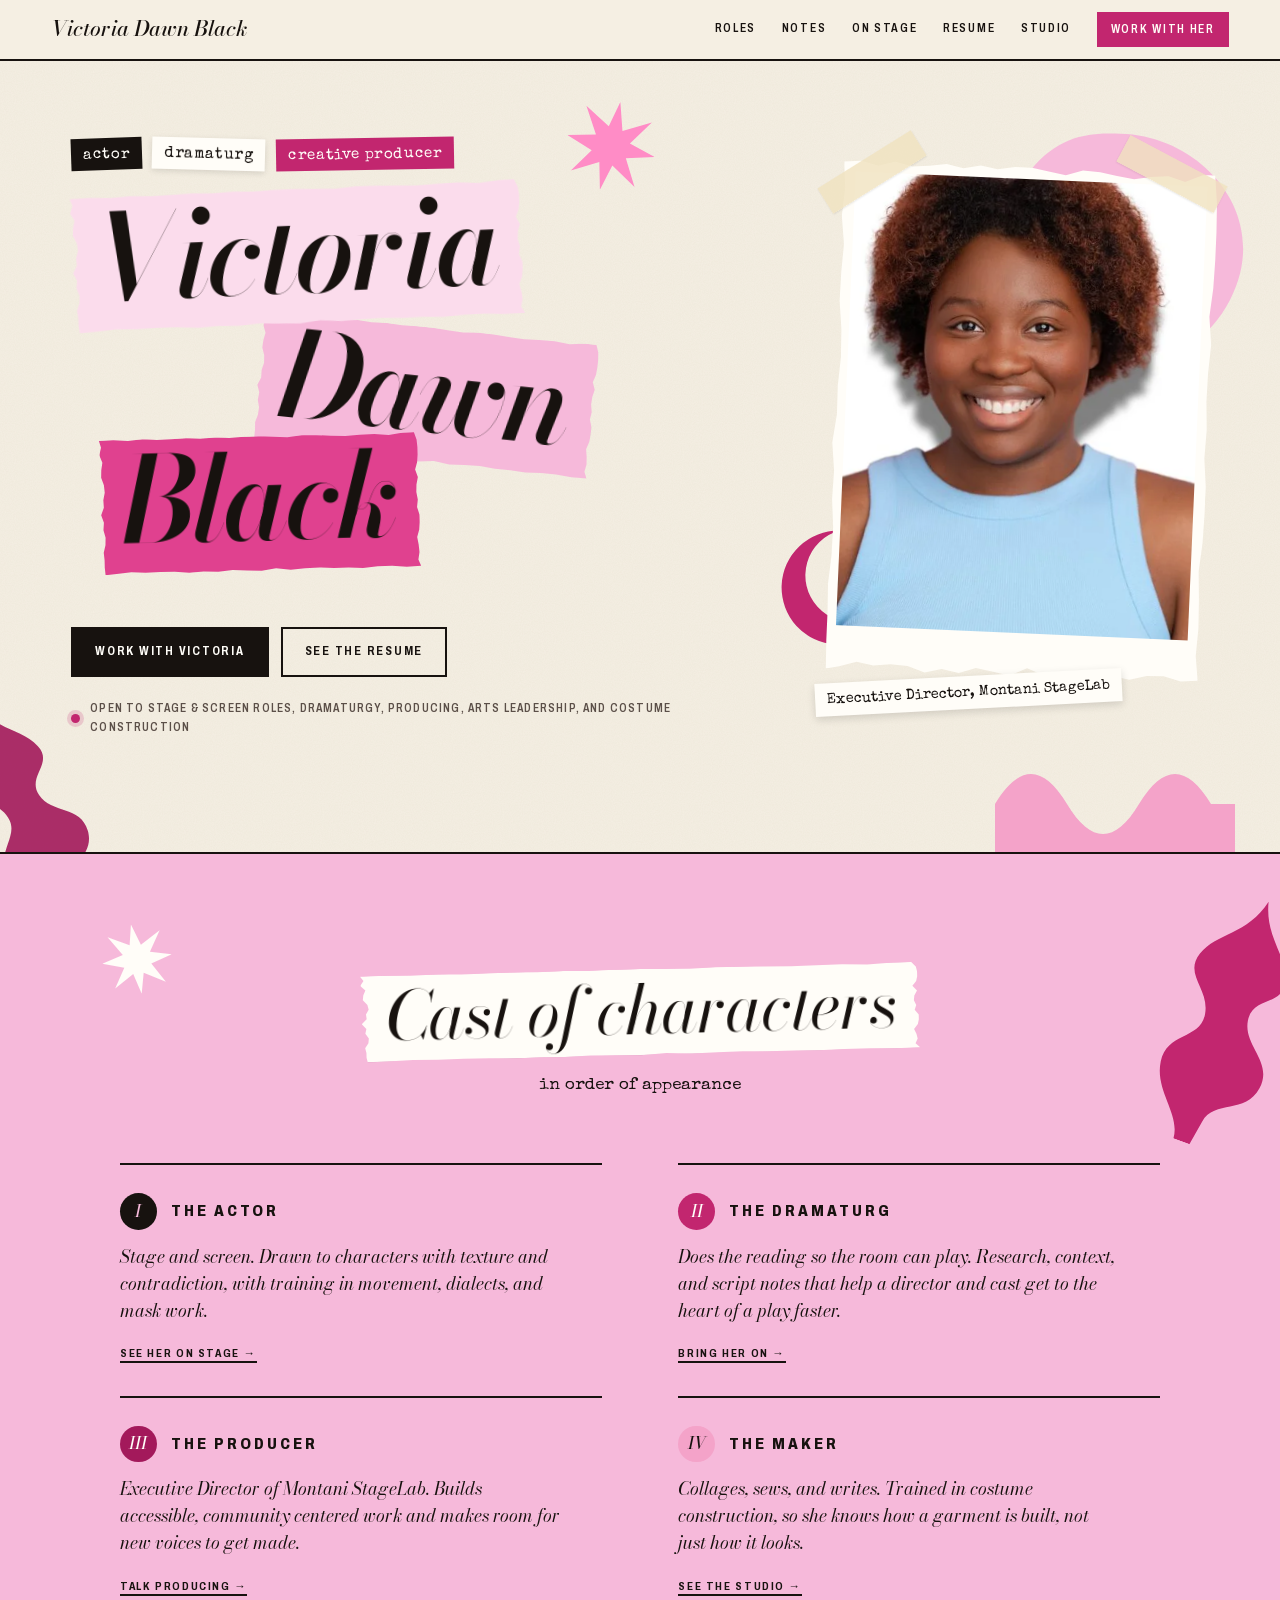
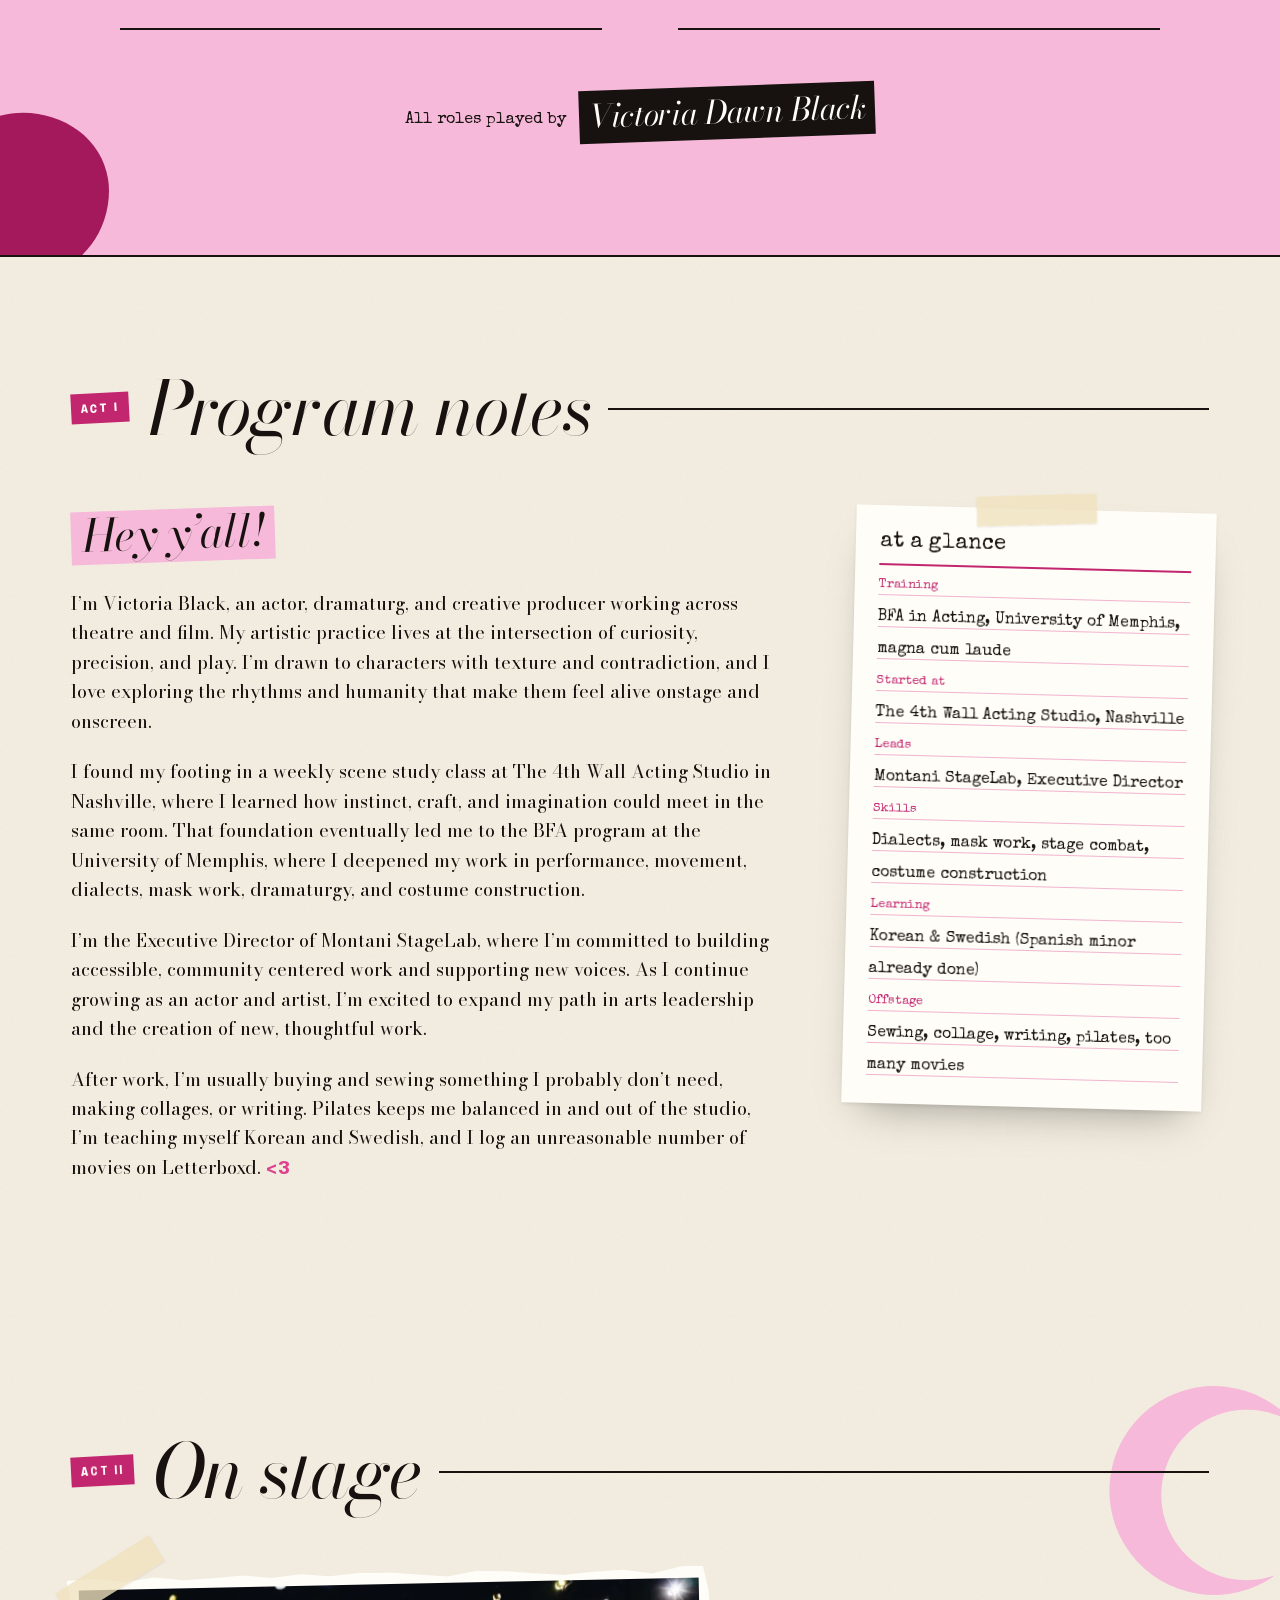
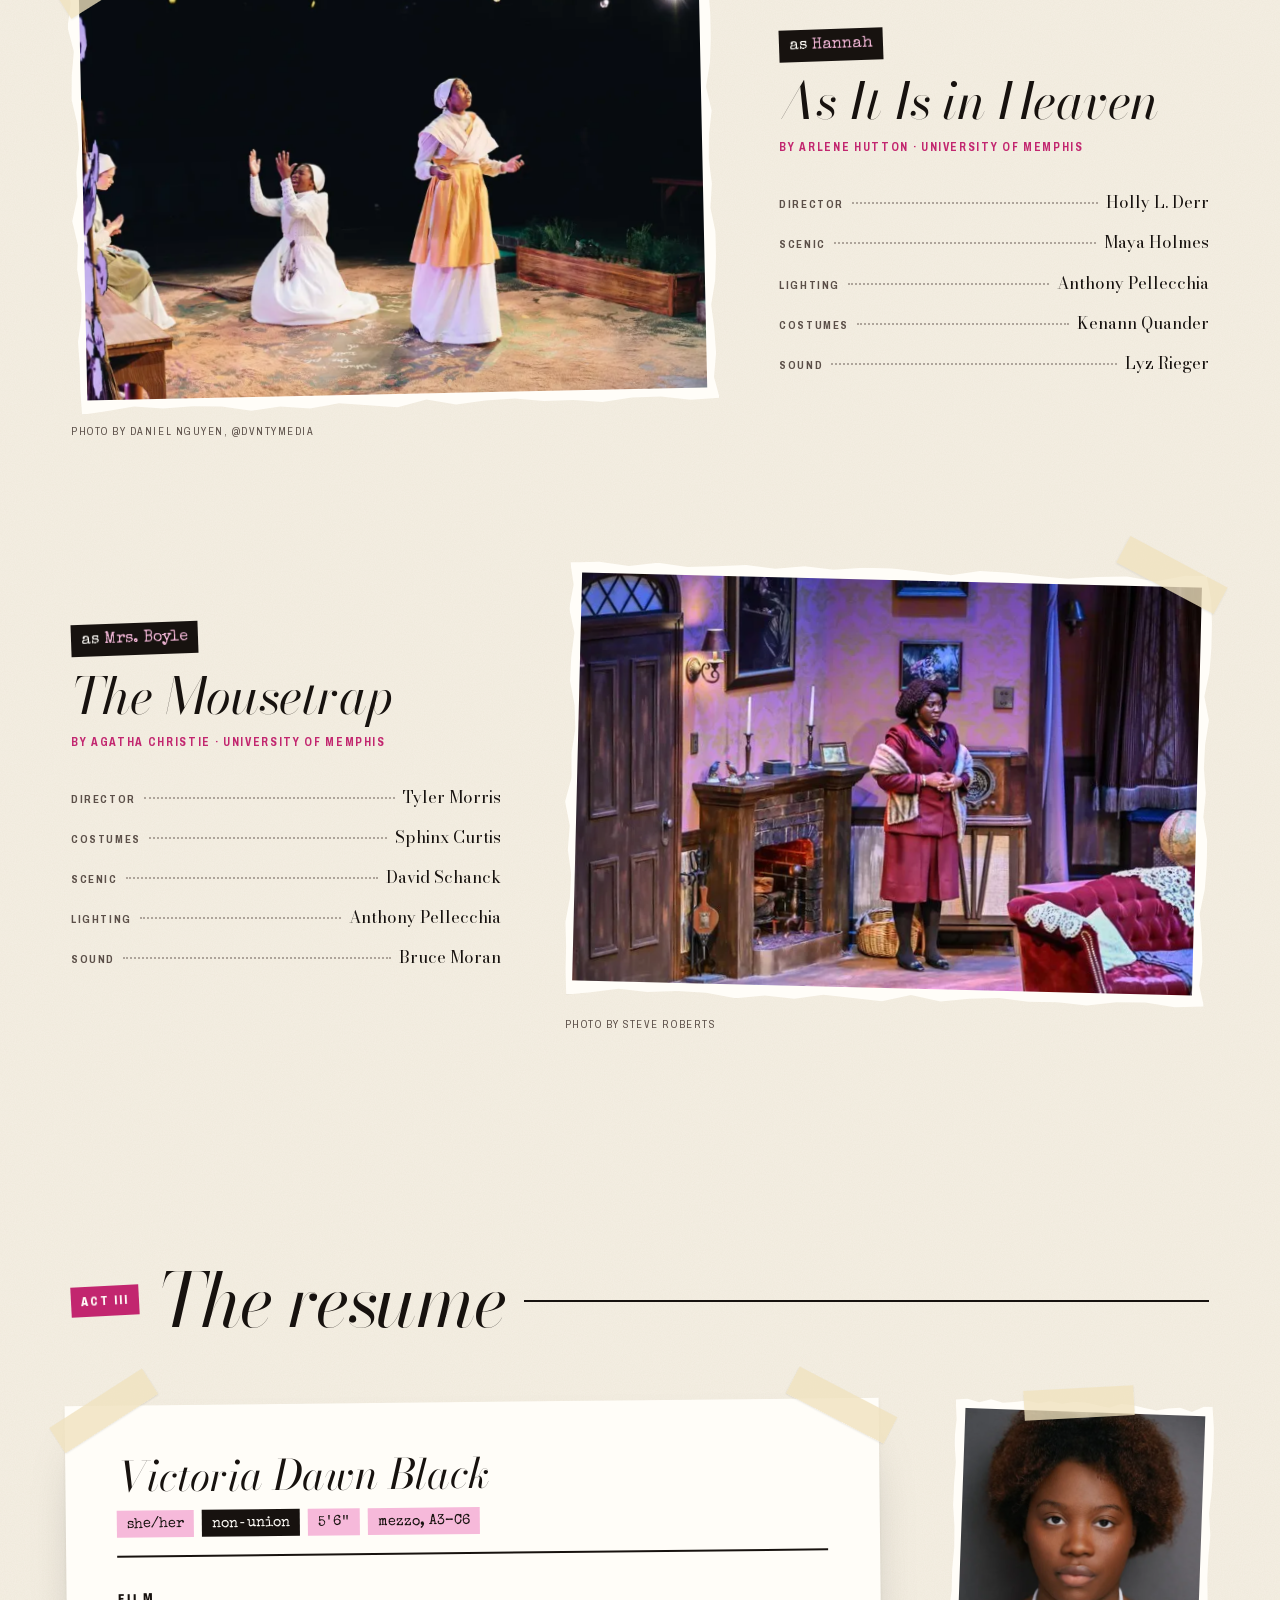
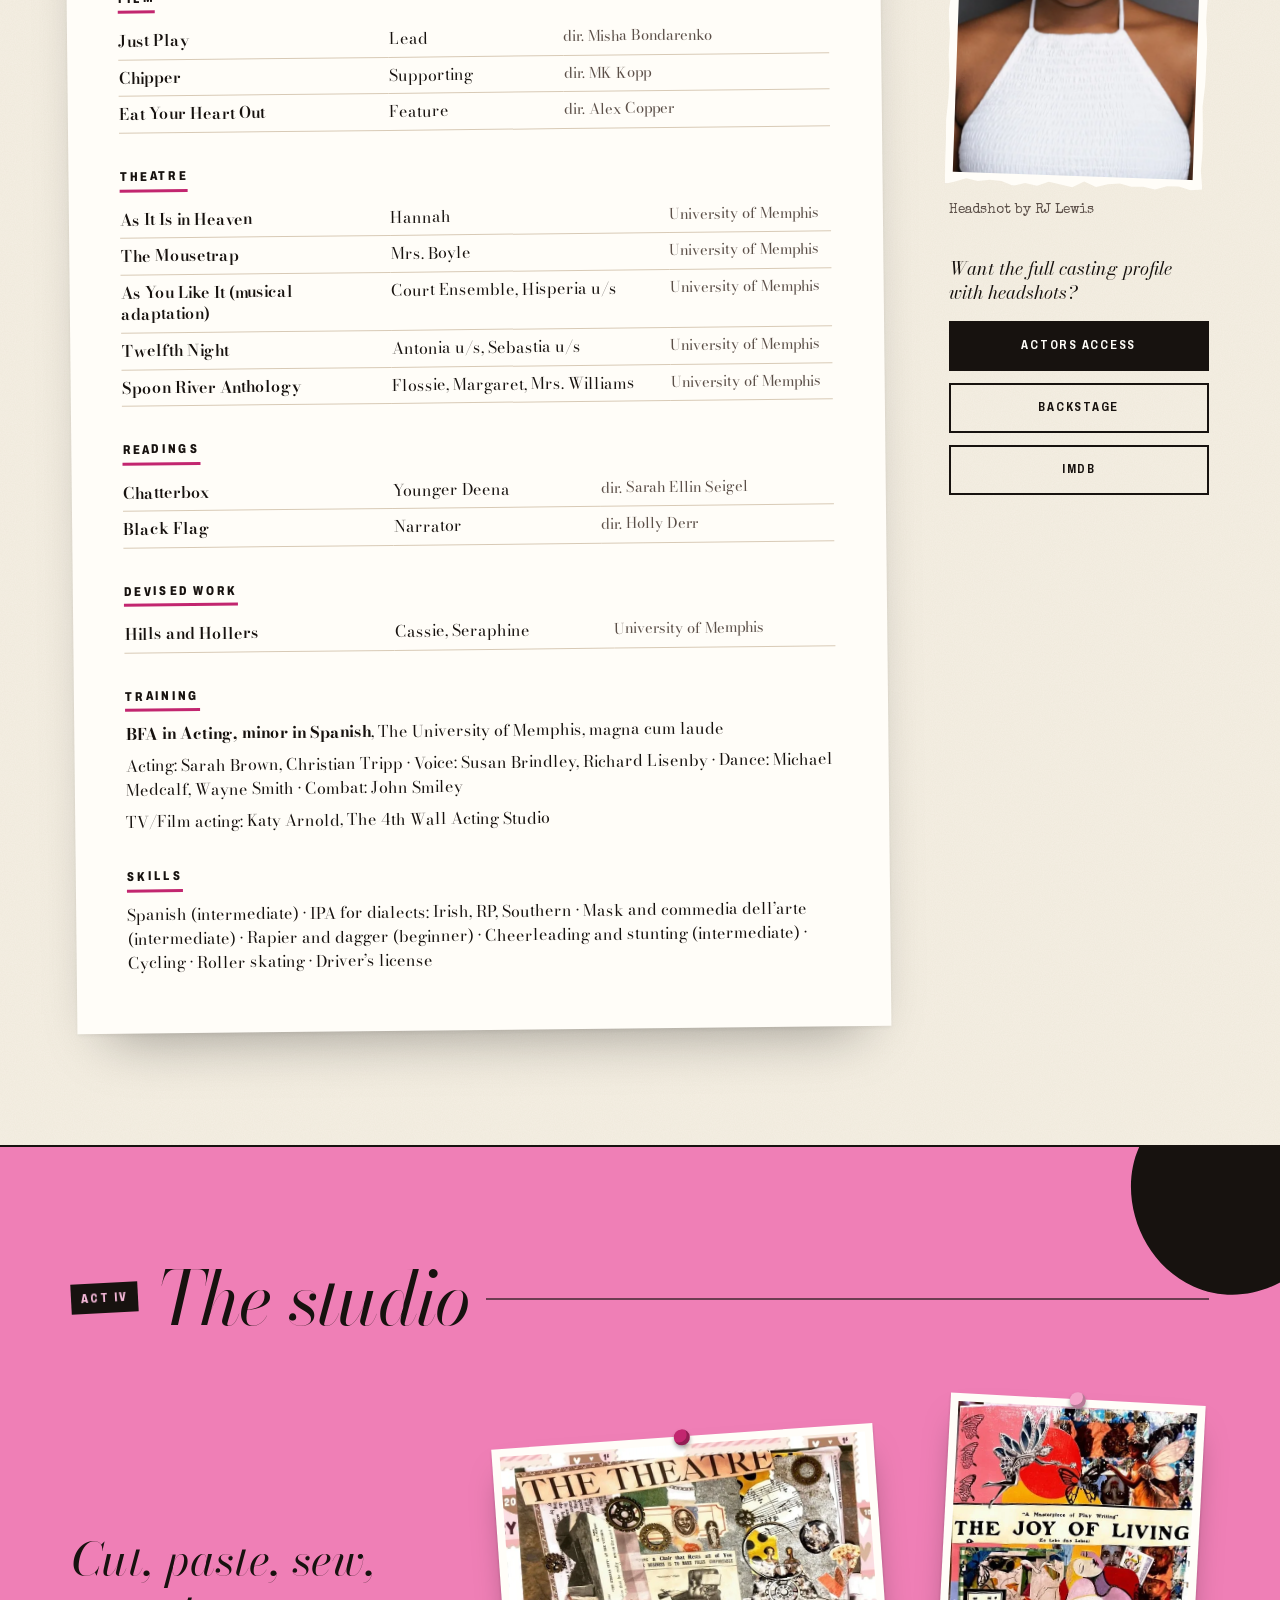
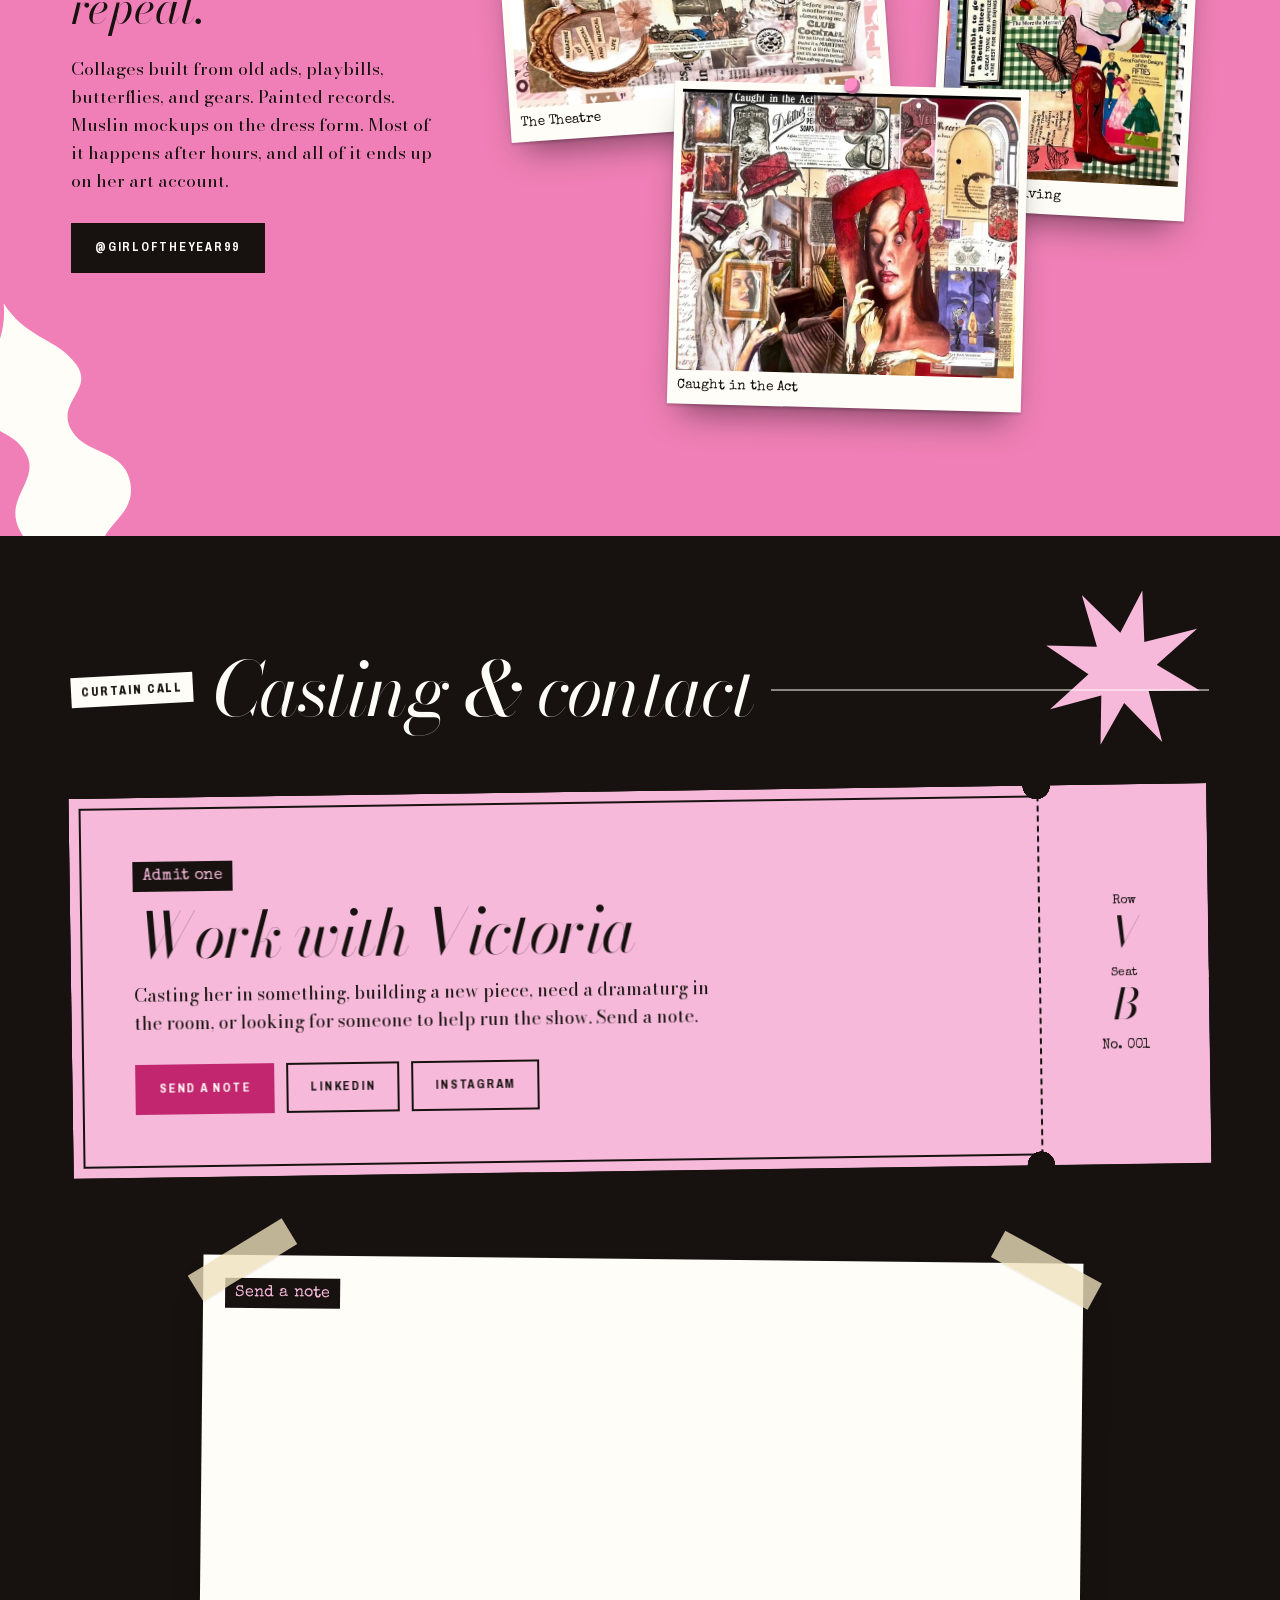
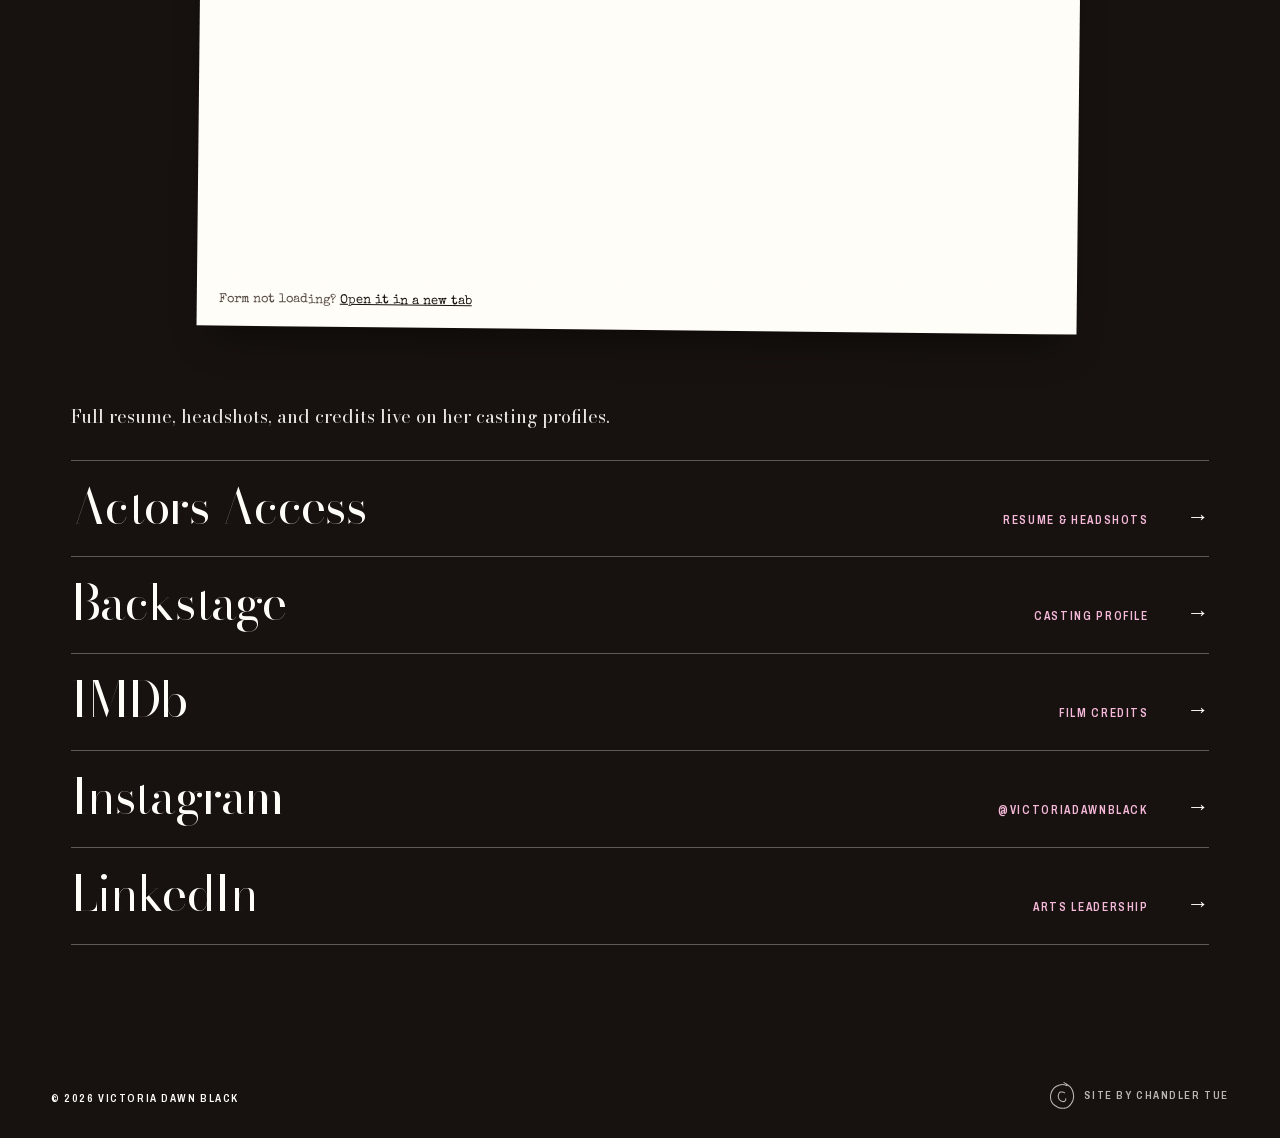
<file: index.html>
<!doctype html>
<html lang="en">
<head>
  <meta charset="utf-8">
  <meta name="viewport" content="width=device-width, initial-scale=1">
  <title>Victoria Dawn Black · Actor, Dramaturg, Creative Producer</title>
  <meta name="description" content="Victoria Dawn Black (Victoria Black): actor, dramaturg, and creative producer in theatre and film. Collage artist and Executive Director of Montani StageLab.">
  <link rel="canonical" href="https://victoria.tue.lol/">
  <meta name="robots" content="noindex, max-image-preview:large, max-snippet:-1, max-video-preview:-1">
  <meta name="author" content="Victoria Dawn Black">
  <meta name="theme-color" content="#f6b9da">
  <link rel="preload" href="assets/fonts/bodoni-italic.woff2" as="font" type="font/woff2" crossorigin>
  <link rel="preload" href="assets/fonts/archivo.woff2" as="font" type="font/woff2" crossorigin>
  <link rel="preload" href="assets/img/headshot.webp" as="image" type="image/webp" fetchpriority="high">
  <link rel="stylesheet" href="style.css?v=4.5">

  <meta property="og:type" content="profile">
  <meta property="og:site_name" content="Victoria Dawn Black">
  <meta property="og:locale" content="en_US">
  <meta property="og:title" content="Victoria Dawn Black · Actor, Dramaturg, Creative Producer">
  <meta property="og:description" content="Theatre, film, and a lot of collage. Resume, production photos, and how to work with her.">
  <meta property="og:url" content="https://victoria.tue.lol/">
  <meta property="og:image" content="https://victoria.tue.lol/assets/og.png?v=10">
  <meta property="og:image:type" content="image/png">
  <meta property="og:image:width" content="1200">
  <meta property="og:image:height" content="630">
  <meta property="og:image:alt" content="Victoria Dawn Black's name in cut paper letters next to her headshot">
  <meta property="profile:first_name" content="Victoria">
  <meta property="profile:last_name" content="Black">
  <meta property="profile:gender" content="female">
  <meta name="twitter:card" content="summary_large_image">
  <meta name="twitter:title" content="Victoria Dawn Black · Actor, Dramaturg, Creative Producer">
  <meta name="twitter:description" content="Theatre, film, and a lot of collage. Resume, production photos, and how to work with her.">
  <meta name="twitter:image" content="https://victoria.tue.lol/assets/og.png?v=10">
  <meta name="twitter:image:alt" content="Victoria Dawn Black's name in cut paper letters next to her headshot">

  <link rel="icon" href="assets/favicon.svg" type="image/svg+xml">
  <link rel="apple-touch-icon" href="assets/apple-touch-icon.png">

  <!-- who she is, for google -->
  <script type="application/ld+json">
  {
    "@context": "https://schema.org",
    "@graph": [
      {
        "@type": "WebSite",
        "@id": "https://victoria.tue.lol/#website",
        "url": "https://victoria.tue.lol/",
        "name": "Victoria Dawn Black",
        "alternateName": ["Victoria Black", "Victoria D. Black"],
        "inLanguage": "en-US",
        "publisher": { "@id": "https://victoria.tue.lol/#person" }
      },
      {
        "@type": "ProfilePage",
        "@id": "https://victoria.tue.lol/#profile",
        "url": "https://victoria.tue.lol/",
        "name": "Victoria Dawn Black · Actor, Dramaturg, Creative Producer",
        "isPartOf": { "@id": "https://victoria.tue.lol/#website" },
        "mainEntity": { "@id": "https://victoria.tue.lol/#person" },
        "primaryImageOfPage": { "@id": "https://victoria.tue.lol/#headshot" },
        "dateModified": "2026-10-01",
        "inLanguage": "en-US"
      },
      {
        "@type": "Person",
        "@id": "https://victoria.tue.lol/#person",
        "name": "Victoria Dawn Black",
        "alternateName": ["Victoria Black", "Victoria D. Black"],
        "givenName": "Victoria",
        "additionalName": "Dawn",
        "familyName": "Black",
        "url": "https://victoria.tue.lol/",
        "image": [
          { "@id": "https://victoria.tue.lol/#headshot" },
          { "@id": "https://victoria.tue.lol/#headshot-rj" }
        ],
        "description": "Actor, dramaturg, and creative producer working across theatre and film. Collage artist and Executive Director of Montani StageLab.",
        "jobTitle": ["Actor", "Dramaturg", "Creative Producer", "Executive Director"],
        "hasOccupation": [
          { "@type": "Occupation", "name": "Actor" },
          { "@type": "Occupation", "name": "Dramaturg" },
          { "@type": "Occupation", "name": "Creative Producer" }
        ],
        "worksFor": { "@id": "https://victoria.tue.lol/#montani" },
        "alumniOf": { "@id": "https://victoria.tue.lol/#memphis" },
        "hasCredential": {
          "@type": "EducationalOccupationalCredential",
          "name": "BFA in Acting, minor in Spanish, magna cum laude",
          "credentialCategory": "degree",
          "recognizedBy": { "@id": "https://victoria.tue.lol/#memphis" }
        },
        "knowsAbout": ["Acting", "Dramaturgy", "Creative producing", "Arts leadership", "Stage dialects", "Mask work", "Commedia dell'arte", "Stage combat", "Costume construction", "Collage"],
        "knowsLanguage": ["English", "Spanish"],
        "sameAs": [
          "https://www.imdb.com/name/nm14251752/",
          "https://resumes.actorsaccess.com/victoriablack",
          "https://www.backstage.com/u/victoria-black",
          "https://www.linkedin.com/in/victoriadblack",
          "https://www.instagram.com/victoriadawnblack",
          "https://www.instagram.com/girloftheyear99"
        ]
      },
      {
        "@type": "Organization",
        "@id": "https://victoria.tue.lol/#montani",
        "name": "Montani StageLab",
        "employee": { "@id": "https://victoria.tue.lol/#person" }
      },
      {
        "@type": "CollegeOrUniversity",
        "@id": "https://victoria.tue.lol/#memphis",
        "name": "The University of Memphis",
        "url": "https://www.memphis.edu/"
      },
      {
        "@type": "ImageObject",
        "@id": "https://victoria.tue.lol/#headshot",
        "contentUrl": "https://victoria.tue.lol/assets/img/headshot.webp",
        "width": 465,
        "height": 692,
        "caption": "Victoria Dawn Black, headshot",
        "representativeOfPage": true,
        "creditText": "Victoria Dawn Black",
        "copyrightNotice": "© Victoria Dawn Black"
      },
      {
        "@type": "ImageObject",
        "@id": "https://victoria.tue.lol/#headshot-rj",
        "contentUrl": "https://victoria.tue.lol/assets/img/headshot-rj.webp",
        "width": 485,
        "height": 736,
        "caption": "Victoria Dawn Black, headshot by RJ Lewis",
        "creator": { "@type": "Person", "name": "RJ Lewis" },
        "creditText": "RJ Lewis",
        "copyrightNotice": "© RJ Lewis"
      },
      {
        "@type": "ImageObject",
        "contentUrl": "https://victoria.tue.lol/assets/img/heaven.webp",
        "caption": "Victoria Dawn Black as Hannah in As It Is in Heaven by Arlene Hutton, University of Memphis",
        "creator": { "@type": "Person", "name": "Daniel Nguyen" },
        "creditText": "Daniel Nguyen, @dvntymedia",
        "copyrightNotice": "© Daniel Nguyen"
      },
      {
        "@type": "ImageObject",
        "contentUrl": "https://victoria.tue.lol/assets/img/mousetrap.webp",
        "caption": "Victoria Dawn Black as Mrs. Boyle in The Mousetrap by Agatha Christie, University of Memphis",
        "creator": { "@type": "Person", "name": "Steve Roberts" },
        "creditText": "Steve Roberts",
        "copyrightNotice": "© Steve Roberts"
      },
      {
        "@type": "VisualArtwork",
        "name": "The Theatre",
        "artform": "Collage",
        "image": "https://victoria.tue.lol/assets/img/collage-theatre.webp",
        "creator": { "@id": "https://victoria.tue.lol/#person" }
      },
      {
        "@type": "VisualArtwork",
        "name": "The Joy of Living",
        "artform": "Collage",
        "image": "https://victoria.tue.lol/assets/img/collage-joy.webp",
        "creator": { "@id": "https://victoria.tue.lol/#person" }
      },
      {
        "@type": "VisualArtwork",
        "name": "Caught in the Act",
        "artform": "Collage",
        "image": "https://victoria.tue.lol/assets/img/collage-act.webp",
        "creator": { "@id": "https://victoria.tue.lol/#person" }
      }
    ]
  }
  </script>
</head>
<body>
  <!-- paper cutout shapes, matisse style -->
  <svg width="0" height="0" style="position:absolute" aria-hidden="true">
    <symbol id="leaf" viewBox="0 0 200 300"><path d="M100 0C110 40 140 50 150 80C160 110 120 110 125 140C130 170 170 175 165 210C160 245 120 240 115 270L110 300H90C88 270 50 255 45 220C40 185 80 180 75 150C70 120 35 115 45 85C55 55 90 45 100 0Z"/></symbol>
    <symbol id="blob" viewBox="0 0 180 170"><path d="M60 10C110-5 170 30 160 90C152 140 100 170 55 150C10 130-5 70 20 35C30 20 45 14 60 10Z"/></symbol>
    <symbol id="star" viewBox="0 0 200 200"><path d="M100 0L118 62L178 30L140 86L200 104L138 120L170 178L112 142L96 200L82 140L24 172L60 118L0 96L62 82L28 24L86 58Z"/></symbol>
    <symbol id="wave" viewBox="0 0 300 120"><path d="M0 60C30 10 60 10 90 60S150 110 180 60S240 10 270 60L300 60V120H0Z"/></symbol>
    <symbol id="moon" viewBox="0 0 160 160"><path d="M110 8A76 76 0 1 0 152 110A62 62 0 1 1 110 8Z"/></symbol>
  </svg>

  <a class="skip" href="#cast">Skip to content</a>

  <header class="mast">
    <a class="mast-name" href="#top">Victoria Dawn Black</a>
    <nav aria-label="Sections">
      <a href="#cast">Roles</a>
      <a href="#notes">Notes</a>
      <a href="#stage">On stage</a>
      <a href="#resume">Resume</a>
      <a href="#studio">Studio</a>
      <a class="mast-cta" href="#hire">Work with her</a>
    </nav>
  </header>

  <main id="top">

    <!-- cover: her name cut out and pasted down, like her collages -->
    <section class="cover">
      <svg class="shape s-cover-1" aria-hidden="true"><use href="#leaf"/></svg>
      <svg class="shape s-cover-2" aria-hidden="true"><use href="#star"/></svg>
      <svg class="shape s-cover-3" aria-hidden="true"><use href="#wave"/></svg>

      <div class="cover-type">
        <ul class="labels" aria-label="What she does">
          <li class="lb lb-1">actor</li>
          <li class="lb lb-2">dramaturg</li>
          <li class="lb lb-3">creative producer</li>
        </ul>

        <h1 class="name">
          <span class="clip clip-v">Victoria</span>
          <span class="clip clip-d">Dawn</span>
          <span class="clip clip-b">Black</span>
        </h1>


        <div class="cover-cta">
          <a class="btn" href="#hire">Work with Victoria</a>
          <a class="btn btn-line" href="#resume">See the resume</a>
        </div>
        <p class="open"><span class="dot" aria-hidden="true"></span>Open to stage &amp; screen roles, dramaturgy, producing, arts leadership, and costume construction</p>
      </div>

      <figure class="cover-photo">
        <svg class="shape s-photo-blob" aria-hidden="true"><use href="#blob"/></svg>
        <svg class="shape s-photo-moon" aria-hidden="true"><use href="#moon"/></svg>
        <span class="tape tape-l" aria-hidden="true"></span>
          <span class="tape tape-r" aria-hidden="true"></span>
        <div class="print">
          <img src="assets/img/headshot.webp" width="465" height="692" alt="Headshot of Victoria Black smiling, in a light blue top" fetchpriority="high">
        </div>
        <figcaption class="tag">Executive Director, Montani StageLab</figcaption>
      </figure>
    </section>

    <!-- the pitch: every role she plays -->
    <section class="cast" id="cast" aria-labelledby="cast-h">
      <svg class="shape s-cast-1" aria-hidden="true"><use href="#leaf"/></svg>
      <svg class="shape s-cast-2" aria-hidden="true"><use href="#blob"/></svg>
      <svg class="shape s-cast-3" aria-hidden="true"><use href="#star"/></svg>

      <div class="cast-inner">
        <header class="cast-head">
          <h2 id="cast-h"><span class="clip clip-cast">Cast of characters</span></h2>
          <p>in order of appearance</p>
        </header>

        <ol class="roles">
          <li>
            <h3>The Actor</h3>
            <p>Stage and screen. Drawn to characters with texture and contradiction, with training in movement, dialects, and mask work.</p>
            <a href="#stage">See her on stage</a>
          </li>
          <li>
            <h3>The Dramaturg</h3>
            <p>Does the reading so the room can play. Research, context, and script notes that help a director and cast get to the heart of a play faster.</p>
            <a href="#hire">Bring her on</a>
          </li>
          <li>
            <h3>The Producer</h3>
            <p>Executive Director of Montani StageLab. Builds accessible, community centered work and makes room for new voices to get made.</p>
            <a href="#hire">Talk producing</a>
          </li>
          <li>
            <h3>The Maker</h3>
            <p>Collages, sews, and writes. Trained in costume construction, so she knows how a garment is built, not just how it looks.</p>
            <a href="#studio">See the studio</a>
          </li>
        </ol>

        <p class="played">All roles played by <em>Victoria Dawn Black</em></p>
      </div>
    </section>

    <!-- act i: bio -->
    <section class="act" id="notes" aria-labelledby="notes-h">
      <header class="act-head">
        <p class="act-num">Act I</p>
        <h2 id="notes-h">Program notes</h2>
      </header>

      <div class="notes">
        <div class="notes-body">
          <p class="hey">Hey y’all!</p>
          <p>I’m Victoria Black, an actor, dramaturg, and creative producer working across theatre and film. My artistic practice lives at the intersection of curiosity, precision, and play. I’m drawn to characters with texture and contradiction, and I love exploring the rhythms and humanity that make them feel alive onstage and onscreen.</p>
          <p>I found my footing in a weekly scene study class at The 4th Wall Acting Studio in Nashville, where I learned how instinct, craft, and imagination could meet in the same room. That foundation eventually led me to the BFA program at the University of Memphis, where I deepened my work in performance, movement, dialects, mask work, dramaturgy, and costume construction.</p>
          <p>I’m the Executive Director of Montani StageLab, where I’m committed to building accessible, community centered work and supporting new voices. As I continue growing as an actor and artist, I’m excited to expand my path in arts leadership and the creation of new, thoughtful work.</p>
          <p>After work, I’m usually buying and sewing something I probably don’t need, making collages, or writing. Pilates keeps me balanced in and out of the studio, I’m teaching myself Korean and Swedish, and I log an unreasonable number of movies on Letterboxd. <span class="heart">&lt;3</span></p>
        </div>

        <aside class="card" aria-label="At a glance">
          <span class="tape tape-c" aria-hidden="true"></span>
          <h3>at a glance</h3>
          <dl>
            <div><dt>Training</dt><dd>BFA in Acting, University of Memphis, magna cum laude</dd></div>
            <div><dt>Started at</dt><dd>The 4th Wall Acting Studio, Nashville</dd></div>
            <div><dt>Leads</dt><dd>Montani StageLab, Executive Director</dd></div>
            <div><dt>Skills</dt><dd>Dialects, mask work, stage combat, costume construction</dd></div>
            <div><dt>Learning</dt><dd>Korean &amp; Swedish (Spanish minor already done)</dd></div>
            <div><dt>Offstage</dt><dd>Sewing, collage, writing, pilates, too many movies</dd></div>
          </dl>
        </aside>
      </div>
    </section>

    <!-- act ii: production photos -->
    <section class="act act-stage" id="stage" aria-labelledby="stage-h">
      <svg class="shape s-stage-1" aria-hidden="true"><use href="#moon"/></svg>
      <header class="act-head">
        <p class="act-num">Act II</p>
        <h2 id="stage-h">On stage</h2>
      </header>

      <article class="show">
        <figure class="show-photo">
          <span class="tape tape-l" aria-hidden="true"></span>
        <div class="print print-wide">
          <img src="assets/img/heaven.webp" srcset="assets/img/heaven-800.webp 800w, assets/img/heaven.webp 1400w" sizes="(max-width: 860px) 100vw, 60vw" width="1400" height="926" alt="Victoria as Hannah, in a Shaker bonnet and gold apron, standing center stage while another actor kneels with her hands raised" loading="lazy">
          </div>
          <figcaption>Photo by Daniel Nguyen, @dvntymedia</figcaption>
        </figure>
        <div class="show-info">
          <p class="as">as <strong>Hannah</strong></p>
          <h3><em>As It Is in Heaven</em></h3>
          <p class="by">by Arlene Hutton · University of Memphis</p>
          <ul class="credits">
            <li><span>Director</span><span>Holly L. Derr</span></li>
            <li><span>Scenic</span><span>Maya Holmes</span></li>
            <li><span>Lighting</span><span>Anthony Pellecchia</span></li>
            <li><span>Costumes</span><span>Kenann Quander</span></li>
            <li><span>Sound</span><span>Lyz Rieger</span></li>
          </ul>
        </div>
      </article>

      <article class="show show-flip">
        <figure class="show-photo">
          <span class="tape tape-r" aria-hidden="true"></span>
        <div class="print print-wide print-tilt">
          <img src="assets/img/mousetrap.webp" width="676" height="445" alt="Victoria as Mrs. Boyle, in a burgundy suit and shawl, standing in a candlelit drawing room set" loading="lazy">
          </div>
          <figcaption>Photo by Steve Roberts</figcaption>
        </figure>
        <div class="show-info">
          <p class="as">as <strong>Mrs. Boyle</strong></p>
          <h3><em>The Mousetrap</em></h3>
          <p class="by">by Agatha Christie · University of Memphis</p>
          <ul class="credits">
            <li><span>Director</span><span>Tyler Morris</span></li>
            <li><span>Costumes</span><span>Sphinx Curtis</span></li>
            <li><span>Scenic</span><span>David Schanck</span></li>
            <li><span>Lighting</span><span>Anthony Pellecchia</span></li>
            <li><span>Sound</span><span>Bruce Moran</span></li>
          </ul>
        </div>
      </article>
    </section>

    <!-- act iii: the resume -->
    <section class="act act-resume" id="resume" aria-labelledby="resume-h">
      <header class="act-head">
        <p class="act-num">Act III</p>
        <h2 id="resume-h">The resume</h2>
      </header>

      <div class="resume-wrap">
        <div class="sheet">
          <span class="tape tape-l" aria-hidden="true"></span>
          <span class="tape tape-r" aria-hidden="true"></span>

          <div class="sheet-top">
            <p class="sheet-name">Victoria Dawn Black</p>
            <ul class="stats">
              <li>she/her</li>
              <li>non&#8209;union</li>
              <li>5′6″</li>
              <li>mezzo, A3–C6</li>
            </ul>
          </div>

          <div class="rs">
            <h3>Film</h3>
            <table>
              <tr><th scope="row">Just Play</th><td>Lead</td><td>dir. Misha Bondarenko</td></tr>
              <tr><th scope="row">Chipper</th><td>Supporting</td><td>dir. MK Kopp</td></tr>
              <tr><th scope="row">Eat Your Heart Out</th><td>Feature</td><td>dir. Alex Copper</td></tr>
            </table>
          </div>

          <div class="rs">
            <h3>Theatre</h3>
            <table>
              <tr><th scope="row">As It Is in Heaven</th><td>Hannah</td><td>University of Memphis</td></tr>
              <tr><th scope="row">The Mousetrap</th><td>Mrs. Boyle</td><td>University of Memphis</td></tr>
              <tr><th scope="row">As You Like It (musical adaptation)</th><td>Court Ensemble, Hisperia u/s</td><td>University of Memphis</td></tr>
              <tr><th scope="row">Twelfth Night</th><td>Antonia u/s, Sebastia u/s</td><td>University of Memphis</td></tr>
              <tr><th scope="row">Spoon River Anthology</th><td>Flossie, Margaret, Mrs. Williams</td><td>University of Memphis</td></tr>
            </table>
          </div>

          <div class="rs rs-half">
            <div>
              <h3>Readings</h3>
              <table>
                <tr><th scope="row">Chatterbox</th><td>Younger Deena</td><td>dir. Sarah Ellin Seigel</td></tr>
                <tr><th scope="row">Black Flag</th><td>Narrator</td><td>dir. Holly Derr</td></tr>
              </table>
            </div>
            <div>
              <h3>Devised work</h3>
              <table>
                <tr><th scope="row">Hills and Hollers</th><td>Cassie, Seraphine</td><td>University of Memphis</td></tr>
              </table>
            </div>
          </div>

          <div class="rs">
            <h3>Training</h3>
            <p><strong>BFA in Acting, minor in Spanish</strong>, The University of Memphis, magna cum laude</p>
            <p>Acting: Sarah Brown, Christian Tripp · Voice: Susan Brindley, Richard Lisenby · Dance: Michael Medcalf, Wayne Smith · Combat: John Smiley</p>
            <p>TV/Film acting: Katy Arnold, The 4th Wall Acting Studio</p>
          </div>

          <div class="rs">
            <h3>Skills</h3>
            <p>Spanish (intermediate) · IPA for dialects: Irish, RP, Southern · Mask and commedia dell’arte (intermediate) · Rapier and dagger (beginner) · Cheerleading and stunting (intermediate) · Cycling · Roller skating · Driver’s license</p>
          </div>
        </div>

        <aside class="resume-side">
          <figure class="hs">
            <span class="tape tape-c" aria-hidden="true"></span>
            <div class="print print-hs">
              <img src="assets/img/headshot-rj.webp" width="485" height="736" alt="Serious headshot of Victoria Black in a white halter top against a gray backdrop" loading="lazy">
            </div>
            <figcaption>Headshot by RJ Lewis</figcaption>
          </figure>
          <p>Want the full casting profile with headshots?</p>
          <a class="btn" href="https://resumes.actorsaccess.com/victoriablack" target="_blank" rel="noopener">Actors Access</a>
          <a class="btn btn-line" href="https://www.backstage.com/u/victoria-black" target="_blank" rel="noopener">Backstage</a>
          <a class="btn btn-line" href="https://imdb.me/victoriablack" target="_blank" rel="noopener">IMDb</a>
        </aside>
      </div>
    </section>

    <!-- act iv: the collage work, pinned up big -->
    <section class="studio" id="studio" aria-labelledby="studio-h">
      <svg class="shape s-studio-1" aria-hidden="true"><use href="#leaf"/></svg>
      <svg class="shape s-studio-2" aria-hidden="true"><use href="#blob"/></svg>

      <div class="studio-inner">
        <header class="act-head act-head-light">
          <p class="act-num">Act IV</p>
          <h2 id="studio-h">The studio</h2>
        </header>

        <div class="studio-grid">
          <div class="studio-text">
            <p class="big">Cut, paste, sew, repeat.</p>
            <p>Collages built from old ads, playbills, butterflies, and gears. Painted records. Muslin mockups on the dress form. Most of it happens after hours, and all of it ends up on her art account.</p>
            <a class="btn btn-pink" href="https://instagram.com/girloftheyear99" target="_blank" rel="noopener">@girloftheyear99</a>
          </div>

          <div class="board">
            <figure class="pc pc-a">
              <span class="pin" aria-hidden="true"></span>
              <img src="assets/img/collage-theatre.webp" width="800" height="551" alt="Collage titled The Theatre, with brass gears, a vintage armchair ad, and a gilded frame" loading="lazy">
              <figcaption>The Theatre</figcaption>
            </figure>
            <figure class="pc pc-b">
              <span class="pin" aria-hidden="true"></span>
              <img src="assets/img/collage-joy.webp" width="511" height="800" alt="Collage titled The Joy of Living, with fairies, gingham, a red cowboy boot, and a fifties fashion book" loading="lazy">
              <figcaption>The Joy of Living</figcaption>
            </figure>
            <figure class="pc pc-c">
              <span class="pin" aria-hidden="true"></span>
              <img src="assets/img/collage-act.webp" width="799" height="664" alt="Collage titled Caught in the Act, with a woman in red gloves surrounded by vintage soap ads and framed portraits" loading="lazy">
              <figcaption>Caught in the Act</figcaption>
            </figure>
          </div>
        </div>
      </div>
    </section>

    <!-- curtain call: everything casting needs -->
    <section class="curtain" id="casting" aria-labelledby="casting-h">
      <svg class="shape s-curtain-1" aria-hidden="true"><use href="#star"/></svg>
      <div class="curtain-inner">
        <header class="act-head act-head-light">
          <p class="act-num">Curtain call</p>
          <h2 id="casting-h">Casting &amp; contact</h2>
        </header>

        <div class="ticket" id="hire">
          <div class="ticket-main">
            <p class="admit">Admit one</p>
            <h3>Work with Victoria</h3>
            <p>Casting her in something, building a new piece, need a dramaturg in the room, or looking for someone to help run the show. Send a note.</p>
            <div class="ticket-cta">
              <a class="btn btn-red" href="#note">Send a note</a>
              <a class="btn btn-line" href="https://www.linkedin.com/in/victoriadblack" target="_blank" rel="noopener">LinkedIn</a>
              <a class="btn btn-line" href="https://instagram.com/victoriadawnblack" target="_blank" rel="noopener">Instagram</a>
            </div>
          </div>
          <div class="ticket-stub" aria-hidden="true">
            <p><span>Row</span>V</p>
            <p><span>Seat</span>B</p>
            <p class="no">No. 001</p>
          </div>
        </div>

        <!-- her typeform, pinned up like a letter -->
        <div class="note" id="note">
          <span class="tape tape-l" aria-hidden="true"></span>
          <span class="tape tape-r" aria-hidden="true"></span>
          <p class="admit">Send a note</p>
          <iframe src="https://form.typeform.com/to/JOPojA1P" title="Contact form for Victoria Dawn Black" loading="lazy" allow="camera; microphone; autoplay; encrypted-media; fullscreen"></iframe>
          <p class="note-alt">Form not loading? <a href="https://form.typeform.com/to/JOPojA1P" target="_blank" rel="noopener">Open it in a new tab</a></p>
        </div>

        <p class="curtain-line">Full resume, headshots, and credits live on her casting profiles.</p>

        <ul class="links">
          <li><a href="https://resumes.actorsaccess.com/victoriablack" target="_blank" rel="noopener"><span class="l-name">Actors Access</span><span class="l-what">Resume &amp; headshots</span><span class="l-arrow" aria-hidden="true">→</span></a></li>
          <li><a href="https://www.backstage.com/u/victoria-black" target="_blank" rel="noopener"><span class="l-name">Backstage</span><span class="l-what">Casting profile</span><span class="l-arrow" aria-hidden="true">→</span></a></li>
          <li><a href="https://imdb.me/victoriablack" target="_blank" rel="noopener"><span class="l-name">IMDb</span><span class="l-what">Film credits</span><span class="l-arrow" aria-hidden="true">→</span></a></li>
          <li><a href="https://instagram.com/victoriadawnblack" target="_blank" rel="noopener"><span class="l-name">Instagram</span><span class="l-what">@victoriadawnblack</span><span class="l-arrow" aria-hidden="true">→</span></a></li>
          <li><a href="https://www.linkedin.com/in/victoriadblack" target="_blank" rel="noopener"><span class="l-name">LinkedIn</span><span class="l-what">Arts leadership</span><span class="l-arrow" aria-hidden="true">→</span></a></li>
        </ul>
      </div>
    </section>
  </main>

  <footer class="foot">
    <p>© 2026 Victoria Dawn Black</p>
    <p><a class="credit" href="https://chandlertue.com" target="_blank" rel="noopener"><svg class="credit-logo" aria-hidden="true" focusable="false" viewBox="0 0 500 500" fill="currentColor"><path d="M342.375,55.484c-24.208-9.49-48.802-18.786-74.953-20.531c-26.146-1.74-51.516,6.198-75.917,14.526 c-23.438,7.943-46.484,17.432-66.234,32.344C106.87,95.38,91.375,112.036,78.203,130.63 c-24.979,35.635-39.505,78.047-42.411,121.432c-2.714,42.026,6.198,85.797,29.438,121.24 c25.177,38.542,64.688,64.495,105.167,84.828c11.62,5.812,23.818,11.62,36.604,14.719c13.167,3.099,26.724,3.682,40.089,4.068 c24.401,0.583,49.193,0.969,73.208-4.453c23.823-5.422,44.547-18.01,62.172-34.474c8.328-7.75,15.88-16.271,23.047-24.984 c7.938-9.682,15.688-19.755,22.656-30.214c13.365-19.948,23.63-41.833,30.021-64.88c6.005-22.078,8.714-45.125,8.328-67.979 c-0.385-23.438-3.875-46.87-10.073-69.333c-6.198-22.661-15.297-45.13-27.307-65.464c-12.198-20.724-28.469-38.156-47.448-53.068 c-18.594-14.526-38.734-26.922-58.88-39.12C311.776,16.359,300.932,9.583,289.891,3c-4.26-2.714-10.844-1.161-13.172,3.484 c-2.516,4.646-1.161,10.458,3.49,13.172c20.724,12.589,41.641,24.786,61.974,37.958c4.646,3.099,9.297,6.198,13.943,9.297 c2.328,1.547,4.458,3.099,6.589,4.839c0.969,0.776,1.938,1.552,2.901,2.13c0.583,0.391,1.167,0.776,1.552,1.167 c2.13,1.74-1.552-1.167,0.578,0.578c8.719,6.974,17.047,14.333,24.599,22.469c1.745,1.932,3.484,3.87,5.229,5.807 c0.969,0.969,1.745,2.13,2.516,3.099c0.391,0.583,0.776,1.161,1.359,1.552c-1.359-1.552,0.385,0.578,0.578,0.771 c3.49,4.844,6.781,9.88,9.88,14.917c3.099,5.229,5.807,10.458,8.521,15.88c1.161,2.516,2.323,5.036,3.484,7.552 c0.583,1.161,0.969,2.323,1.552,3.292c0.385,0.776,0.578,1.552,0.969,2.323c-0.969-2.13,0.193,0.391,0.193,0.776 c8.328,20.339,14.328,41.641,17.625,63.333c0.193,0.771,0.193,1.547,0.385,2.323c0.193,1.938,0,0.193,0-0.193 c0.193,1.354,0.385,2.708,0.583,4.068c0.385,2.901,0.578,6,0.964,8.906c0.391,5.422,0.776,10.849,0.776,16.271 c0.193,11.036-0.385,22.078-1.547,33.115c0,0.583-0.193,1.167-0.193,1.552c0,0-0.391,2.714-0.198,1.161 c0.198-1.547-0.193,1.161-0.193,1.161c0,0.583-0.193,0.969-0.193,1.552c-0.385,2.901-0.969,5.807-1.547,8.714 c-0.969,5.229-2.135,10.458-3.682,15.688c-1.354,5.229-3.099,10.458-4.844,15.688c-0.771,2.323-1.74,4.844-2.708,7.167 c-0.391,0.776-0.583,1.547-0.969,2.323c-0.193,0.385-0.776,1.745,0,0c-0.583,1.552-1.354,2.906-1.938,4.453 c-4.844,10.656-10.651,20.724-17.042,30.604c-3.292,5.031-6.781,10.068-10.458,14.911c-0.969,1.161-1.745,2.323-2.714,3.484 c0.193-0.385,0.969-1.354-0.193,0.193c-0.385,0.583-0.969,1.161-1.354,1.745c-1.938,2.323-3.875,4.844-5.812,7.167 c-6.974,8.521-14.333,16.849-22.464,24.401c-3.875,3.682-7.943,7.167-12.203,10.458c1.547-1.161,0.193-0.193-0.193,0.193 c-0.583,0.391-1.161,0.776-1.552,1.167c-1.161,0.771-2.13,1.547-3.292,2.323c-2.13,1.547-4.453,2.906-6.776,4.26 c-2.328,1.354-4.651,2.516-6.974,3.875c-1.161,0.578-2.516,1.161-3.682,1.74c0,0-2.516,1.161-1.161,0.583 c0.583-0.193,0.391-0.193-0.385,0.193c-0.583,0.193-0.969,0.385-1.552,0.583c-5.229,1.932-10.844,3.677-16.266,4.839 c-2.714,0.583-5.615,1.161-8.328,1.745c-1.354,0.193-2.906,0.385-4.26,0.578c0.385,0,1.938-0.193,0,0 c-0.776,0.198-1.745,0.198-2.521,0.391c-6,0.578-12.005,0.969-18.01,1.354c-11.62,0.385-23.24,0.193-34.859-0.193 c-6.391-0.193-12.589-0.391-18.979-0.776c-1.552-0.193-3.099-0.193-4.651-0.385c-0.771,0-1.547-0.193-2.323-0.193 c1.745,0.193,0.193,0-0.193,0c-3.292-0.583-6.583-1.167-9.88-1.938c-2.901-0.776-5.807-1.552-8.521-2.521 c-1.354-0.385-2.516-0.969-3.87-1.354c-0.776-0.193-1.359-0.583-2.13-0.776c-0.391-0.193-2.521-0.969-0.969-0.385 c-5.62-2.323-11.234-5.036-16.656-7.75c-9.688-4.839-19.37-10.068-28.667-15.688c-9.49-5.615-18.594-11.812-27.307-18.396 c-1.354-1.161-0.193-0.193,0,0c-0.578-0.583-1.354-0.969-1.938-1.552c-0.969-0.771-1.938-1.547-2.708-2.323 c-2.13-1.745-4.26-3.677-6.391-5.422c-4.068-3.682-8.135-7.359-11.818-11.427c-3.87-3.875-7.359-8.135-10.844-12.396 c-0.391-0.385-0.583-0.776-0.969-1.354c1.354,1.745-0.193-0.385-0.385-0.583c-0.776-0.969-1.359-1.74-1.938-2.708 c-1.552-2.13-2.906-4.26-4.458-6.391c-2.708-4.068-5.031-8.328-7.359-12.589c-1.161-2.13-2.13-4.26-3.292-6.589 c-0.578-1.161-0.969-2.13-1.547-3.292c-0.193-0.578-0.583-1.161-0.776-1.745c-0.193-0.578-0.193-0.385,0.193,0.583 c-0.193-0.385-0.385-0.969-0.578-1.354c-3.682-9.104-6.589-18.401-8.911-27.891c-1.161-5.036-2.13-10.073-2.906-15.302 c0-0.578-0.193-0.964-0.193-1.547c-0.385-2.323,0.193,1.547,0,0c-0.193-1.161-0.193-2.13-0.385-3.292 c-0.391-2.714-0.583-5.422-0.776-8.135c-0.776-10.073-0.776-20.141,0-30.214c0.193-2.323,0.385-4.646,0.583-7.167 c0.193-1.161,0.193-2.516,0.385-3.677c0-0.776,0.193-1.552,0.193-2.323c0.193-2.135-0.193,1.932,0-0.391 c0.776-5.036,1.552-9.875,2.521-14.719c2.13-10.073,4.839-19.948,8.13-29.63c0.776-2.323,1.552-4.458,2.521-6.589 c0.385-1.161,0.969-2.323,1.354-3.484c0.193-0.578,0.385-1.161,0.776-1.745c0.969-2.323-0.776,1.938,0.193-0.385 c2.13-4.646,4.26-9.297,6.583-13.75c4.844-9.49,10.266-18.594,16.464-27.115c1.552-2.13,3.099-4.26,4.646-6.391 c0.391-0.391,0.583-0.776,0.969-1.161c-1.354,1.938,0.198-0.193,0.391-0.583c0.776-0.969,1.547-2.13,2.516-3.099 c3.49-4.26,7.167-8.328,10.849-12.198c3.677-3.682,7.359-7.359,11.229-10.656c1.938-1.74,3.875-3.292,6.005-5.031 c0.385-0.391,3.484-2.714,1.745-1.359c0.969-0.771,2.13-1.547,3.099-2.323c9.297-6.776,19.172-12.396,29.438-17.234 c1.354-0.583,2.708-1.167,4.068-1.938c0.578-0.198,1.161-0.391,1.547-0.776c0.193,0,2.906-1.161,0.969-0.385 c2.714-1.167,5.422-2.328,8.328-3.297c5.812-2.323,11.812-4.26,17.625-6.391c11.62-3.87,23.432-7.745,35.25-10.266 c3.099-0.578,6-1.354,9.099-1.74c0.776-0.193,1.552-0.193,2.328-0.391c0.385,0,2.516-0.385,0.578,0 c1.745-0.193,3.292-0.385,5.036-0.578c6.198-0.583,12.396-0.583,18.594,0c1.547,0.193,2.906,0.385,4.453,0.385 c0.385,0,1.938,0.193,0.193,0c0.969,0.193,1.745,0.193,2.714,0.391c2.906,0.385,6.005,0.969,8.906,1.74 c6.005,1.359,12.01,2.906,18.016,4.844c11.427,3.677,22.656,7.943,33.891,12.396c4.646,1.938,10.844-2.13,12.01-6.781 C350.51,61.875,347.604,57.615,342.375,55.484z"/><path d="M304.224,189.12c-10.651-9.688-23.823-16.078-37.964-18.979c-14.328-2.906-30.016-3.297-44.349,0.385 c-15.688,4.068-26.922,15.688-34.281,29.63c-7.167,13.365-11.234,27.698-12.974,42.609c-3.292,28.661,5.036,57.714,23.432,79.99 c17.042,20.719,42.609,34.276,69.333,36.604c15.109,1.354,31.38-0.969,42.609-11.818c9.688-9.099,13.948-22.464,16.078-35.245 c0.578-2.906,0.969-6.005,1.354-9.104c0.385-2.714,0.385-5.036-0.969-7.552c-1.161-1.938-3.484-3.875-5.812-4.458 c-4.453-0.969-11.229,1.359-12.005,6.781c-0.776,5.807-1.745,11.62-3.099,17.427c-0.583,2.521-1.354,5.036-2.323,7.365 c-0.193,0.578-0.776,2.708,0,0.193c-0.193,0.578-0.583,1.354-0.776,1.938c-0.776,1.354-1.354,2.708-2.323,4.062 c-0.391,0.391-0.583,0.969-0.969,1.359c-0.391,0.578-0.776,1.938,0.193,0c-0.578,1.161-1.745,2.13-2.714,2.906 c-0.385,0.385-0.964,0.964-1.547,1.354c-1.547,1.547,1.745-1.161-0.193,0.193c-1.552,0.969-3.099,1.938-4.844,2.714 c-2.323,1.161,1.745-0.583-0.776,0.193c-0.578,0.193-0.964,0.385-1.547,0.578c-1.552,0.583-3.099,0.776-4.844,1.161 c-0.385,0-3.099,0.391-0.578,0.198c-0.776,0.193-1.552,0.193-2.521,0.193c-1.932,0.193-3.87,0.193-5.807,0.193 c-2.714,0-5.229-0.193-7.943-0.385c-0.776,0-1.354-0.198-2.13-0.198c2.714,0.583,0.193,0-0.193,0 c-1.745-0.193-3.292-0.578-4.844-0.964c-2.516-0.583-5.031-1.167-7.552-2.13c-1.354-0.391-2.708-0.969-4.068-1.359 c-0.578-0.193-1.354-0.578-1.938-0.776c-0.385-0.193-0.969-0.385-1.354-0.578c1.161,0.578,1.354,0.578,0.385,0.193 c-5.229-2.516-10.26-5.229-15.104-8.328c-1.161-0.776-2.323-1.745-3.484-2.516c-1.938-1.359,1.547,1.354-0.391-0.193 c-0.578-0.391-1.161-0.969-1.74-1.359c-2.13-1.938-4.26-3.87-6.391-5.807c-1.938-2.13-3.875-4.26-5.812-6.391 c-0.385-0.391-0.776-0.969-1.161-1.359c-0.969-1.161,1.354,1.938,0,0c-0.969-1.354-1.938-2.708-2.906-4.068 c-1.547-2.323-3.099-4.839-4.453-7.359c-0.583-1.161-1.161-2.323-1.745-3.484c-0.385-0.776-0.776-1.354-0.969-2.13 c-0.193-0.385-0.385-0.969-0.578-1.354c0.385,1.161,0.385,1.161,0,0.193c-2.328-6.005-4.068-12.01-5.229-18.208 c-0.391-1.547-0.583-3.099-0.776-4.646c0.193,2.516,0-0.193,0-0.583c0-0.771-0.193-1.547-0.193-2.323 c-0.193-3.099-0.391-6.391-0.391-9.49s0.198-6.391,0.391-9.49c0-0.776,0.193-1.547,0.193-2.323c0.193-2.714-0.385,2.13,0-0.583 c0.193-1.547,0.578-3.099,0.776-4.646c1.161-6.391,3.099-12.589,5.422-18.594c0.193-0.583,0.578-1.161,0.776-1.938 c-0.969,2.13,0.193-0.193,0.193-0.578c0.578-1.359,1.354-2.906,2.13-4.26c1.547-3.099,3.292-6.005,5.229-8.911 c0.385-0.385,0.578-0.776,0.969-1.354c0.193-0.193,1.74-2.323,0.385-0.583c0.969-1.161,1.938-2.323,3.099-3.484 c1.161-1.161,2.323-2.13,3.484-3.099c1.938-1.745-1.547,0.969,0.583-0.385c0.969-0.583,1.745-1.167,2.714-1.745 c0.771-0.391,1.547-0.776,2.13-1.161c1.74-0.969-1.359,0.385,0.771-0.391c1.745-0.578,3.682-1.161,5.62-1.74 c1.938-0.391,3.87-0.776,5.807-1.161c-2.323,0.385,0.391,0,0.776,0c1.161-0.198,2.13-0.198,3.292-0.198 c3.292-0.193,6.583-0.385,10.073-0.193c1.74,0,3.677,0.193,5.422,0.391c0.776,0,1.547,0.193,2.323,0.193 c0.583,0,0.969,0.193,1.552,0.193c-1.359-0.193-1.359-0.193-0.198,0c3.297,0.583,6.589,1.161,9.688,1.938 c1.74,0.385,3.484,0.969,5.036,1.547c0.771,0.193,1.354,0.583,2.13,0.776c0.385,0.193,3.677,1.161,1.161,0.385 c2.901,0.969,6,2.906,8.714,4.651c1.552,0.969,2.906,1.938,4.453,2.906c-1.938-1.359,0.198,0.193,0.391,0.385 c0.771,0.583,1.547,1.354,2.323,1.938c3.677,3.484,10.073,4.068,13.75,0C307.708,199.188,308.292,192.797,304.224,189.12z"/></svg>site by chandler tue</a></p>
  </footer>
</body>
</html>
</file>
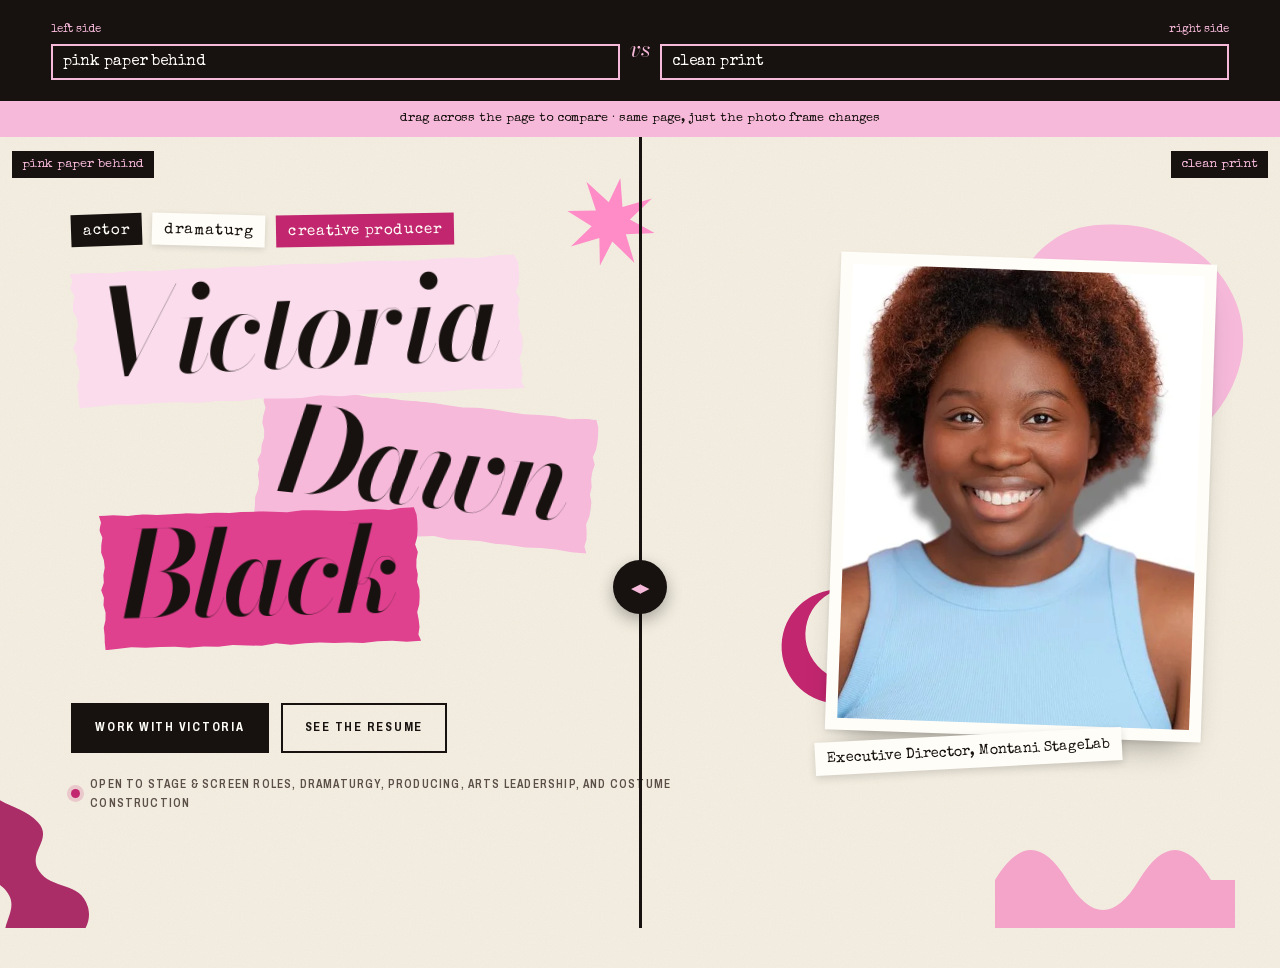
<file: frames.html>
<!doctype html>
<html lang="en">
<head>
  <meta charset="utf-8">
  <meta name="viewport" content="width=device-width, initial-scale=1">
  <title>Photo frames · Victoria Dawn Black</title>
  <meta name="robots" content="noindex, nofollow">
  <link rel="icon" href="assets/favicon.svg" type="image/svg+xml">
  <link rel="stylesheet" href="style.css?v=4.5">
  <link rel="stylesheet" href="frames.css?v=3">
</head>
<body class="names">
  <svg width="0" height="0" style="position:absolute" aria-hidden="true">
    <symbol id="leaf" viewBox="0 0 200 300"><path d="M100 0C110 40 140 50 150 80C160 110 120 110 125 140C130 170 170 175 165 210C160 245 120 240 115 270L110 300H90C88 270 50 255 45 220C40 185 80 180 75 150C70 120 35 115 45 85C55 55 90 45 100 0Z"/></symbol>
    <symbol id="blob" viewBox="0 0 180 170"><path d="M60 10C110-5 170 30 160 90C152 140 100 170 55 150C10 130-5 70 20 35C30 20 45 14 60 10Z"/></symbol>
    <symbol id="star" viewBox="0 0 200 200"><path d="M100 0L118 62L178 30L140 86L200 104L138 120L170 178L112 142L96 200L82 140L24 172L60 118L0 96L62 82L28 24L86 58Z"/></symbol>
    <symbol id="wave" viewBox="0 0 300 120"><path d="M0 60C30 10 60 10 90 60S150 110 180 60S240 10 270 60L300 60V120H0Z"/></symbol>
    <symbol id="moon" viewBox="0 0 160 160"><path d="M110 8A76 76 0 1 0 152 110A62 62 0 1 1 110 8Z"/></symbol>
  </svg>

  <!-- pick any two -->
  <header class="cmp-bar">
    <label><span>left side</span><select id="pick-a"><option value="current">current (live now)</option><option value="no-tape">no tape</option><option value="pink-paper" selected>pink paper behind</option><option value="clean">clean print</option></select></label>
    <p class="cmp-vs" aria-hidden="true">vs</p>
    <label><span>right side</span><select id="pick-b"><option value="current">current (live now)</option><option value="no-tape">no tape</option><option value="pink-paper">pink paper behind</option><option value="clean" selected>clean print</option></select></label>
  </header>
  <p class="cmp-hint">drag across the page to compare · same page, just the photo frame changes</p>

  <main class="stage">
    <span class="tag-ab tag-a" aria-hidden="true"></span>
    <span class="tag-ab tag-b" aria-hidden="true"></span>
    <div class="layer layer-a">
    <section class="cover">
      <svg class="shape s-cover-1" aria-hidden="true"><use href="#leaf"/></svg>
      <svg class="shape s-cover-2" aria-hidden="true"><use href="#star"/></svg>
      <svg class="shape s-cover-3" aria-hidden="true"><use href="#wave"/></svg>

      <div class="cover-type">
        <ul class="labels" aria-label="What she does">
          <li class="lb lb-1">actor</li>
          <li class="lb lb-2">dramaturg</li>
          <li class="lb lb-3">creative producer</li>
        </ul>

        <h1 class="name">
          <span class="clip clip-v">Victoria</span>
          <span class="clip clip-d">Dawn</span>
          <span class="clip clip-b">Black</span>
        </h1>


        <div class="cover-cta">
          <a class="btn" href="#hire">Work with Victoria</a>
          <a class="btn btn-line" href="#resume">See the resume</a>
        </div>
        <p class="open"><span class="dot" aria-hidden="true"></span>Open to stage &amp; screen roles, dramaturgy, producing, arts leadership, and costume construction</p>
      </div>

      <figure class="cover-photo f-mat"><svg class="shape s-photo-blob" aria-hidden="true"><use href="#blob"/></svg><svg class="shape s-photo-moon" aria-hidden="true"><use href="#moon"/></svg><div class="frame"><div class="mat" aria-hidden="true"></div><div class="print"><img src="assets/img/headshot.webp" width="465" height="692" alt="Headshot of Victoria Dawn Black smiling, in a light blue top"></div></div><figcaption class="tag">Executive Director, Montani StageLab</figcaption></figure>
    </section>
    </div>
    <div class="layer layer-b" aria-hidden="true">
    <section class="cover">
      <svg class="shape s-cover-1" aria-hidden="true"><use href="#leaf"/></svg>
      <svg class="shape s-cover-2" aria-hidden="true"><use href="#star"/></svg>
      <svg class="shape s-cover-3" aria-hidden="true"><use href="#wave"/></svg>

      <div class="cover-type">
        <ul class="labels" aria-label="What she does">
          <li class="lb lb-1">actor</li>
          <li class="lb lb-2">dramaturg</li>
          <li class="lb lb-3">creative producer</li>
        </ul>

        <h1 class="name">
          <span class="clip clip-v">Victoria</span>
          <span class="clip clip-d">Dawn</span>
          <span class="clip clip-b">Black</span>
        </h1>


        <div class="cover-cta">
          <a class="btn" href="#hire">Work with Victoria</a>
          <a class="btn btn-line" href="#resume">See the resume</a>
        </div>
        <p class="open"><span class="dot" aria-hidden="true"></span>Open to stage &amp; screen roles, dramaturgy, producing, arts leadership, and costume construction</p>
      </div>

      <figure class="cover-photo f-clean"><svg class="shape s-photo-blob" aria-hidden="true"><use href="#blob"/></svg><svg class="shape s-photo-moon" aria-hidden="true"><use href="#moon"/></svg><div class="print"><img src="assets/img/headshot.webp" width="465" height="692" alt="Headshot of Victoria Dawn Black smiling, in a light blue top"></div><figcaption class="tag">Executive Director, Montani StageLab</figcaption></figure>
    </section>
    </div>
    <input class="cmp-range" type="range" min="0" max="100" value="50" step="1" aria-label="Compare the two versions">
    <div class="handle" aria-hidden="true"><span class="knob">◂▸</span></div>
  </main>

  <script>
    const takes = {"current": {"cls": "", "html": "<svg class=\"shape s-photo-blob\" aria-hidden=\"true\"><use href=\"#blob\"/></svg><svg class=\"shape s-photo-moon\" aria-hidden=\"true\"><use href=\"#moon\"/></svg><span class=\"tape tape-l\" aria-hidden=\"true\"></span><span class=\"tape tape-r\" aria-hidden=\"true\"></span><div class=\"print\"><img src=\"assets/img/headshot.webp\" width=\"465\" height=\"692\" alt=\"Headshot of Victoria Dawn Black smiling, in a light blue top\"></div><figcaption class=\"tag\">Executive Director, Montani StageLab</figcaption>"}, "no-tape": {"cls": "", "html": "<svg class=\"shape s-photo-blob\" aria-hidden=\"true\"><use href=\"#blob\"/></svg><svg class=\"shape s-photo-moon\" aria-hidden=\"true\"><use href=\"#moon\"/></svg><div class=\"print\"><img src=\"assets/img/headshot.webp\" width=\"465\" height=\"692\" alt=\"Headshot of Victoria Dawn Black smiling, in a light blue top\"></div><figcaption class=\"tag\">Executive Director, Montani StageLab</figcaption>"}, "pink-paper": {"cls": "f-mat", "html": "<svg class=\"shape s-photo-blob\" aria-hidden=\"true\"><use href=\"#blob\"/></svg><svg class=\"shape s-photo-moon\" aria-hidden=\"true\"><use href=\"#moon\"/></svg><div class=\"frame\"><div class=\"mat\" aria-hidden=\"true\"></div><div class=\"print\"><img src=\"assets/img/headshot.webp\" width=\"465\" height=\"692\" alt=\"Headshot of Victoria Dawn Black smiling, in a light blue top\"></div></div><figcaption class=\"tag\">Executive Director, Montani StageLab</figcaption>"}, "clean": {"cls": "f-clean", "html": "<svg class=\"shape s-photo-blob\" aria-hidden=\"true\"><use href=\"#blob\"/></svg><svg class=\"shape s-photo-moon\" aria-hidden=\"true\"><use href=\"#moon\"/></svg><div class=\"print\"><img src=\"assets/img/headshot.webp\" width=\"465\" height=\"692\" alt=\"Headshot of Victoria Dawn Black smiling, in a light blue top\"></div><figcaption class=\"tag\">Executive Director, Montani StageLab</figcaption>"}};
    const stage = document.querySelector('.stage');
    const range = document.querySelector('.cmp-range');
    const picks = { a: document.getElementById('pick-a'), b: document.getElementById('pick-b') };

    function setTake(side, key) {
      const t = takes[key];
      const fig = stage.querySelector('.layer-' + side + ' .cover-photo');
      fig.className = ('cover-photo ' + t.cls).trim();
      fig.innerHTML = t.html;
      stage.querySelector('.tag-' + side).textContent = picks[side].selectedOptions[0].textContent;
    }

    // drag anywhere on the page
    function moveTo(clientX) {
      const r = stage.getBoundingClientRect();
      const pct = Math.min(100, Math.max(0, (clientX - r.left) / r.width * 100));
      stage.style.setProperty('--pos', pct + '%');
      range.value = Math.round(pct);
    }
    let dragging = false;
    stage.addEventListener('pointerdown', e => { if (e.target === range) return; dragging = true; stage.setPointerCapture(e.pointerId); moveTo(e.clientX); });
    stage.addEventListener('pointermove', e => { if (dragging) moveTo(e.clientX); });
    ['pointerup', 'pointercancel'].forEach(t => stage.addEventListener(t, () => dragging = false));
    range.addEventListener('input', () => stage.style.setProperty('--pos', range.value + '%'));

    for (const side of ['a', 'b']) {
      picks[side].addEventListener('change', () => setTake(side, picks[side].value));
    }

    // shared links open the same pair
    const [ha, hb] = location.hash.slice(1).split('/');
    if (takes[ha]) picks.a.value = ha;
    if (takes[hb]) picks.b.value = hb;
    setTake('a', picks.a.value);
    setTake('b', picks.b.value);
  </script>
</body>
</html>
</file>
<file: style.css>
@font-face {
  font-family: "Bodoni Moda";
  src: url("assets/fonts/bodoni.woff2") format("woff2");
  font-weight: 400 900;
  font-style: normal;
  font-display: swap;
}
@font-face {
  font-family: "Bodoni Moda";
  src: url("assets/fonts/bodoni-italic.woff2") format("woff2");
  font-weight: 400 900;
  font-style: italic;
  font-display: swap;
}
@font-face {
  font-family: "Archivo";
  src: url("assets/fonts/archivo.woff2") format("woff2");
  font-weight: 100 900;
  font-stretch: 62% 125%;
  font-display: swap;
}
@font-face {
  font-family: "Special Elite";
  src: url("assets/fonts/elite.woff2") format("woff2");
  font-display: swap;
}

:root {
  --paper: #f5efe3;
  --white: #fffdf8;
  --ink: #17120f;
  --mid: #5b4f48;
  --rule: #d8cab6;
  --pink: #f6b9da;
  --pink-hot: #e0418f;
  --red: #c2266f;
  --oxblood: #17120f;
  --green: #a3195b;
  --blue: #f4a3c9;
  --mustard: #ff8cc6;
  --tape: rgba(240, 226, 190, .78);

  --serif: "Bodoni Moda", "Didot", "Bodoni 72", Georgia, serif;
  --sans: "Archivo", "Helvetica Neue", Arial, sans-serif;
  --type: "Special Elite", "Courier New", monospace;

  --gutter: clamp(16px, 4vw, 56px);
  --max: 1240px;

  /* torn paper edge, used on every cutout */
  --torn: polygon(0.0% 0.5%, 4.5% 0.2%, 9.1% 1.0%, 13.6% 0.1%, 18.2% 0.9%, 22.7% 0.6%, 27.3% 0.1%, 31.8% 0.8%, 36.4% 0.1%, 40.9% 0.7%, 45.5% 0.1%, 50.0% 0.1%, 54.5% 0.7%, 59.1% 1.3%, 63.6% 0.2%, 68.2% 0.4%, 72.7% 1.0%, 77.3% 1.5%, 81.8% 0.9%, 86.4% 0.6%, 90.9% 1.6%, 95.5% 0.1%, 98.8% 0.0%, 99.6% 5.6%, 99.8% 11.1%, 99.8% 16.7%, 99.6% 22.2%, 98.9% 27.8%, 99.7% 33.3%, 99.2% 38.9%, 99.1% 44.4%, 99.5% 50.0%, 99.2% 55.6%, 99.9% 61.1%, 99.9% 66.7%, 99.7% 72.2%, 99.0% 77.8%, 99.4% 83.3%, 99.6% 88.9%, 99.2% 94.4%, 100.0% 99.2%, 95.5% 99.5%, 90.9% 98.6%, 86.4% 98.7%, 81.8% 99.6%, 77.3% 99.0%, 72.7% 99.1%, 68.2% 98.4%, 63.6% 98.7%, 59.1% 99.5%, 54.5% 98.2%, 50.0% 99.8%, 45.5% 99.2%, 40.9% 98.6%, 36.4% 99.7%, 31.8% 99.1%, 27.3% 99.9%, 22.7% 98.8%, 18.2% 98.6%, 13.6% 99.0%, 9.1% 98.4%, 4.5% 99.4%, 1.0% 100.0%, 0.8% 94.4%, 0.8% 88.9%, 0.6% 83.3%, 1.2% 77.8%, 1.3% 72.2%, 0.7% 66.7%, 0.9% 61.1%, 0.1% 55.6%, 1.0% 50.0%, 0.9% 44.4%, 1.4% 38.9%, 1.2% 33.3%, 0.4% 27.8%, 0.5% 22.2%, 0.9% 16.7%, 0.0% 11.1%, 0.6% 5.6%);
}

* { box-sizing: border-box; }
html { scroll-behavior: smooth; scroll-padding-top: 64px; overflow-x: clip; }
@media (prefers-reduced-motion: reduce) { html { scroll-behavior: auto; } }
body {
  margin: 0;
  background-color: var(--paper);
  /* paper grain */
  background-image: url("data:image/svg+xml,%3Csvg xmlns='http://www.w3.org/2000/svg' width='180' height='180'%3E%3Cfilter id='n'%3E%3CfeTurbulence type='fractalNoise' baseFrequency='.9' numOctaves='2' stitchTiles='stitch'/%3E%3CfeColorMatrix values='0 0 0 0 .35 0 0 0 0 .28 0 0 0 0 .2 0 0 0 .07 0'/%3E%3C/filter%3E%3Crect width='100%25' height='100%25' filter='url(%23n)'/%3E%3C/svg%3E");
  color: var(--ink);
  font-family: var(--serif);
  font-optical-sizing: auto;
  font-size: 1.0625rem;
  line-height: 1.6;
  -webkit-font-smoothing: antialiased;
  overflow-x: clip;
}
img { display: block; max-width: 100%; height: auto; }
a { color: inherit; }
::selection { background: var(--pink); color: var(--ink); }
section { position: relative; }

.skip {
  position: absolute; left: -999px; top: 8px;
  background: var(--ink); color: var(--paper); padding: 8px 12px; z-index: 50;
}
.skip:focus { left: 8px; }

/* label voice */
.mast, .act-num, .btn, .credits li span:first-child,
.show-photo figcaption, .by, .foot, .l-what, .open {
  font-family: var(--sans);
  font-stretch: 75%;
  text-transform: uppercase;
  letter-spacing: .14em;
}

/* cutout shapes */
.shape { position: absolute; pointer-events: none; z-index: 0; }

/* masthead */
.mast {
  position: sticky; top: 0; z-index: 30;
  display: flex; align-items: center; justify-content: space-between; gap: 16px;
  padding: 12px var(--gutter);
  background: var(--paper);
  border-bottom: 2px solid var(--ink);
  font-size: .76rem;
  font-weight: 600;
}
.mast a { text-decoration: none; }
.mast-name {
  font-family: var(--serif); font-style: italic; font-stretch: normal;
  text-transform: none; letter-spacing: 0;
  font-size: 1.35rem; font-weight: 500;
}
.mast nav { display: flex; align-items: center; gap: clamp(12px, 2vw, 28px); }
.mast nav a { padding: 4px 0; border-bottom: 2px solid transparent; transition: border-color .2s; }
.mast nav a:hover { border-color: var(--pink-hot); }
.mast nav a.mast-cta {
  padding: 8px 14px;
  background: var(--red); color: var(--white);
  border: 0;
  transition: background .2s;
}
.mast nav a.mast-cta:hover { background: var(--ink); }

/* buttons */
.btn {
  display: inline-block;
  padding: 13px 22px;
  background: var(--ink); color: var(--white);
  border: 2px solid var(--ink);
  font-size: .78rem; font-weight: 700;
  text-decoration: none;
  transition: background .2s, color .2s, border-color .2s, transform .2s;
}
.btn:hover { background: var(--red); border-color: var(--red); transform: rotate(-1.5deg); }
.btn-line { background: transparent; color: var(--ink); }
.btn-line:hover { color: var(--white); }
.btn-red { background: var(--red); border-color: var(--red); }
.btn-red:hover { background: var(--ink); border-color: var(--ink); }
.btn-pink { background: var(--pink); border-color: var(--pink); color: var(--ink); }
.btn-pink:hover { background: var(--white); border-color: var(--white); color: var(--ink); }

/* ---------- cover ---------- */
.cover {
  max-width: var(--max); margin: 0 auto;
  padding: clamp(40px, 6vw, 88px) var(--gutter) clamp(72px, 9vw, 128px);
  display: grid;
  grid-template-columns: 1.3fr .7fr;
  align-items: center;
  gap: clamp(28px, 5vw, 72px);
}
.cover-type, .cover-photo { position: relative; z-index: 2; }
.s-cover-1 { width: 150px; height: 225px; left: -70px; bottom: -70px; fill: var(--green); transform: rotate(-24deg); opacity: .9; }
.s-cover-2 { width: 90px; height: 90px; left: 44%; top: 40px; fill: var(--mustard); transform: rotate(12deg); }
.s-cover-3 { width: 240px; height: 96px; right: 2%; bottom: 0; fill: var(--blue); }

.labels { list-style: none; margin: 0 0 26px; padding: 0; display: flex; flex-wrap: wrap; gap: 10px; }
/* label maker strips */
.lb {
  font-family: var(--type);
  font-size: .95rem;
  padding: 5px 12px 3px;
  letter-spacing: .04em;
}
.lb-1 { background: var(--ink); color: var(--white); transform: rotate(-2deg); }
.lb-2 { background: var(--white); color: var(--ink); transform: rotate(1.5deg); box-shadow: 0 2px 6px rgba(0,0,0,.12); }
.lb-3 { background: var(--red); color: var(--white); transform: rotate(-1deg); }

/* the name: three torn strips of pink paper, light to deep, all in black ink and the same size.
   positions are in em so it scales */
.name {
  --name-size: clamp(3.4rem, 14vw, 7.4rem);
  position: relative;
  font-size: var(--name-size);
  height: 3.3em;
  margin: 0; line-height: 1;
}
.clip {
  display: inline-block;
  clip-path: var(--torn);
  filter: drop-shadow(0 6px 10px rgba(0,0,0,.18));
}
.name .clip {
  position: absolute; top: 0; left: 0;
  white-space: nowrap;
  font-size: 1em;
  font-family: var(--serif); font-style: italic;
  font-weight: 600;
  color: var(--ink);
  letter-spacing: -.03em; line-height: 1;
  padding: .02em .22em .12em .14em;
}
.clip-v { background: #fbdcec; transform: translate(.01em, -.07em) rotate(-2.5deg); z-index: 2; }
.clip-d { background: var(--pink); transform: translate(1.57em, 1.1em) rotate(6deg); z-index: 1; }
.clip-b { background: var(--pink-hot); transform: translate(.25em, 2.02em) rotate(-1.5deg); z-index: 3; }

.cover-line {
  max-width: 30ch;
  margin: 36px 0 0;
  font-size: clamp(1.2rem, 1.9vw, 1.5rem);
  line-height: 1.4;
  font-style: italic;
}
.cover-cta { display: flex; flex-wrap: wrap; gap: 12px; margin-top: 40px; }
.open {
  display: flex; align-items: center; gap: 10px;
  margin: 22px 0 0;
  font-size: .74rem; font-weight: 600; letter-spacing: .1em;
  color: var(--mid);
}
.dot {
  width: 9px; height: 9px; flex: none;
  border-radius: 50%;
  background: var(--red);
  box-shadow: 0 0 0 4px rgba(194,38,111,.18);
}

/* photo pasted down with tape */
.cover-photo { margin: 0; justify-self: end; width: min(100%, 380px); }
.print {
  position: relative;
  background: var(--white);
  padding: 12px 12px 44px;
  clip-path: var(--torn);
  transform: rotate(2.5deg);
  filter: drop-shadow(0 18px 24px rgba(0,0,0,.18));
}
.cover-photo .print img { aspect-ratio: 465 / 600; object-fit: cover; object-position: center 10%; width: 100%; }
.tape {
  position: absolute; z-index: 3;
  width: 110px; height: 30px;
  background: var(--tape);
  box-shadow: 0 1px 2px rgba(0,0,0,.08);
}
.tape-l { top: -10px; left: -16px; transform: rotate(-32deg); }
.tape-r { top: -8px; right: -18px; transform: rotate(28deg); }
.tape-c { top: -14px; left: 50%; transform: translateX(-50%) rotate(-3deg); }
.cover-photo, .show-photo, .card, .sheet { position: relative; }
.cover-photo .tape, .show-photo .tape { z-index: 4; }
.s-photo-blob { width: 280px; height: 264px; right: -60px; top: -40px; fill: var(--pink); z-index: -1; transform: rotate(18deg); }
.s-photo-moon { width: 120px; height: 120px; left: -56px; bottom: 60px; fill: var(--red); z-index: -1; transform: rotate(-20deg); }
.tag {
  position: relative; z-index: 3;
  display: inline-block;
  margin: -22px 0 0 -18px;
  font-family: var(--type);
  font-size: .9rem;
  background: var(--white);
  padding: 6px 12px 4px;
  transform: rotate(-3deg);
  box-shadow: 0 3px 8px rgba(0,0,0,.14);
}

/* ---------- cast of characters ---------- */
.cast { background: var(--pink); overflow: hidden; border-top: 2px solid var(--ink); border-bottom: 2px solid var(--ink); }
.s-cast-1 { width: 170px; height: 255px; right: -30px; top: 40px; fill: var(--red); transform: rotate(20deg); }
.s-cast-2 { width: 200px; height: 190px; left: -70px; bottom: -40px; fill: var(--green); }
.s-cast-3 { width: 70px; height: 70px; left: 8%; top: 70px; fill: var(--white); transform: rotate(-10deg); }
.cast-inner {
  position: relative; z-index: 1;
  max-width: var(--max); margin: 0 auto;
  padding: clamp(64px, 9vw, 120px) var(--gutter);
}
.cast-head { text-align: center; margin-bottom: clamp(36px, 5vw, 64px); }
.cast-head h2 { margin: 0; font-weight: 400; }
.clip-cast {
  background: var(--white);
  font-style: italic;
  font-size: clamp(2.3rem, 5.5vw, 4.25rem);
  line-height: 1.05;
  letter-spacing: -.02em;
  padding: .08em .35em .14em;
  transform: rotate(-1.5deg);
}
.cast-head p { margin: 16px 0 0; font-family: var(--type); }
.roles {
  list-style: none; margin: 0 auto; padding: 0;
  max-width: 1040px;
  display: grid;
  grid-template-columns: 1fr 1fr;
  column-gap: clamp(32px, 6vw, 96px);
  counter-reset: role;
}
.roles li {
  counter-increment: role;
  padding: 28px 0 30px;
  border-top: 2px solid var(--ink);
}
.roles li:nth-last-child(-n+2) { border-bottom: 2px solid var(--ink); }
.roles h3 {
  display: flex; align-items: center; gap: 14px;
  margin: 0 0 14px;
  font-family: var(--sans); font-stretch: 75%;
  font-size: 1.05rem; font-weight: 800; letter-spacing: .18em; text-transform: uppercase;
}
.roles h3::before {
  content: counter(role, upper-roman);
  display: inline-grid; place-items: center;
  width: 2.3em; height: 2.3em;
  background: var(--ink); color: var(--pink);
  border-radius: 50%;
  font-family: var(--serif); font-stretch: normal;
  font-style: italic; font-weight: 500; letter-spacing: 0;
  font-size: 1rem;
}
.roles li:nth-child(2) h3::before { background: var(--red); color: var(--white); }
.roles li:nth-child(3) h3::before { background: var(--green); color: var(--white); }
.roles li:nth-child(4) h3::before { background: var(--blue); color: var(--ink); }
.roles p {
  margin: 0 0 14px;
  font-size: 1.12rem; font-style: italic; line-height: 1.5;
  max-width: 40ch;
}
.roles a {
  font-family: var(--sans); font-stretch: 75%;
  font-size: .72rem; font-weight: 700; letter-spacing: .14em; text-transform: uppercase;
  text-decoration: none;
  border-bottom: 2px solid currentColor;
  padding-bottom: 2px;
}
.roles a::after { content: " →"; }
.roles a:hover { color: var(--red); }
.played {
  margin: clamp(36px, 5vw, 56px) 0 0;
  text-align: center;
  font-family: var(--type);
  font-size: 1rem;
}
.played em {
  font-family: var(--serif);
  font-size: 2rem; letter-spacing: -.01em;
  margin-left: .25em;
  background: var(--ink); color: var(--white);
  padding: 0 .3em .06em;
  display: inline-block;
  transform: rotate(-2deg);
}

/* ---------- acts ---------- */
.act {
  max-width: var(--max); margin: 0 auto;
  padding: clamp(64px, 9vw, 120px) var(--gutter);
}
.act > * { position: relative; z-index: 1; }
.act > .shape { position: absolute; z-index: 0; }
.act-head {
  display: flex; align-items: center; gap: 18px;
  margin-bottom: clamp(32px, 5vw, 64px);
}
.act-num {
  margin: 0;
  font-size: .76rem; font-weight: 800; letter-spacing: .16em;
  background: var(--red); color: var(--white);
  padding: 6px 10px 5px;
  transform: rotate(-3deg);
  white-space: nowrap;
}
.act-head h2 {
  margin: 0;
  font-weight: 400; font-style: italic;
  font-size: clamp(2.6rem, 6vw, 4.6rem);
  line-height: 1;
  letter-spacing: -.025em;
}
.act-head::after {
  content: "";
  flex: 1;
  height: 2px;
  background: var(--ink);
  min-width: 24px;
}

/* notes */
.notes {
  display: grid;
  grid-template-columns: minmax(0, 1fr) 360px;
  gap: clamp(32px, 6vw, 96px);
  align-items: start;
}
.notes-body { max-width: 62ch; font-size: 1.15rem; }
.notes-body p { margin: 0 0 1.15em; }
.hey {
  display: inline-block;
  font-size: clamp(2rem, 3.6vw, 2.8rem);
  font-style: italic;
  line-height: 1.1;
  background: var(--pink);
  padding: 0 .25em .08em;
  transform: rotate(-2deg);
  margin-bottom: .6em !important;
}
.heart { color: var(--pink-hot); font-family: var(--sans); font-weight: 800; }

/* index card */
.card {
  --row: 32px;
  background: var(--white);
  padding: 18px 24px 22px;
  transform: rotate(1.5deg);
  box-shadow: 0 2px 4px rgba(0,0,0,.08), 0 22px 40px -20px rgba(0,0,0,.35);
  position: sticky; top: 96px;
}
.card .tape { width: 120px; }
.card h3 {
  margin: 0;
  padding: 6px 0 8px;
  font-family: var(--type);
  font-weight: 400;
  font-size: 1.35rem;
  line-height: 1.2;
  border-bottom: 2px solid var(--red);
}
.card dl {
  margin: 0;
  padding-top: 4px;
  background: repeating-linear-gradient(
    to bottom,
    transparent 0 calc(var(--row) - 7px),
    #f0b3cf calc(var(--row) - 7px) calc(var(--row) - 6px),
    transparent calc(var(--row) - 6px) var(--row)
  ) 0 4px / 100% var(--row) repeat-y;
}
.card dl div { padding: 0; }
.card dt, .card dd {
  font-family: var(--type);
  line-height: var(--row);
  margin: 0;
}
.card dt { font-size: .8rem; color: var(--red); }
.card dd { font-size: .98rem; color: var(--ink); }

/* on stage */
.s-stage-1 { width: 220px; height: 220px; right: -60px; top: 60px; fill: var(--pink); transform: rotate(30deg); }
.show {
  display: grid;
  grid-template-columns: minmax(0, 1.5fr) minmax(0, 1fr);
  gap: clamp(28px, 5vw, 72px);
  align-items: center;
}
.show + .show { margin-top: clamp(72px, 10vw, 140px); }
.show-flip { grid-template-columns: minmax(0, 1fr) minmax(0, 1.5fr); }
.show-flip .show-photo { order: 2; }
.show-photo { margin: 0; }
.print-wide { padding: 12px 12px 14px; transform: rotate(-1.2deg); }
.print-tilt { transform: rotate(1.4deg); }
.show-photo img { width: 100%; }
.show-photo figcaption { margin-top: 14px; font-size: .68rem; color: var(--mid); }
.as {
  display: inline-block;
  margin: 0 0 14px;
  font-family: var(--type);
  font-size: 1rem;
  background: var(--ink); color: var(--white);
  padding: 4px 10px 2px;
  transform: rotate(-2deg);
}
.as strong { font-weight: 400; color: var(--pink); }
.show-info h3 {
  margin: 0;
  font-size: clamp(2.1rem, 4vw, 3.3rem);
  font-weight: 400;
  line-height: 1.02;
  letter-spacing: -.015em;
}
.by { margin: 12px 0 26px; font-size: .74rem; font-weight: 700; color: var(--red); }

/* credits with dot leaders, like the back of a program */
.credits { list-style: none; margin: 0; padding: 0; }
.credits li { display: flex; align-items: baseline; gap: 8px; padding: 7px 0; }
.credits li::before {
  content: "";
  order: 1;
  flex: 1;
  border-bottom: 2px dotted var(--mid);
  opacity: .45;
  transform: translateY(-4px);
}
.credits li span:first-child { order: 0; font-size: .7rem; font-weight: 700; color: var(--mid); }
.credits li span:last-child { order: 2; font-size: 1.02rem; text-align: right; }

/* ---------- resume ---------- */
.resume-wrap {
  display: grid;
  grid-template-columns: minmax(0, 1fr) 260px;
  gap: clamp(32px, 5vw, 72px);
  align-items: start;
}
.sheet {
  background: var(--white);
  padding: clamp(28px, 4vw, 56px);
  transform: rotate(-.6deg);
  box-shadow: 0 2px 4px rgba(0,0,0,.06), 0 30px 60px -30px rgba(0,0,0,.4);
}
.sheet-top {
  display: flex; flex-wrap: wrap; align-items: baseline; justify-content: space-between; gap: 12px 24px;
  padding-bottom: 18px;
  margin-bottom: 26px;
  border-bottom: 2px solid var(--ink);
}
.sheet-name { margin: 0; font-size: clamp(1.8rem, 3.4vw, 2.6rem); font-style: italic; line-height: 1; }
.stats { list-style: none; margin: 0; padding: 0; display: flex; flex-wrap: wrap; gap: 8px; }
.stats li {
  font-family: var(--type);
  font-size: .9rem;
  background: var(--pink);
  padding: 3px 10px 1px;
}
.stats li:nth-child(2) { background: var(--ink); color: var(--white); }
.rs + .rs { margin-top: 28px; }
.rs h3 {
  display: inline-block;
  margin: 0 0 10px;
  font-family: var(--sans); font-stretch: 75%;
  font-size: .8rem; font-weight: 800; letter-spacing: .18em; text-transform: uppercase;
  border-bottom: 3px solid var(--red);
  padding-bottom: 2px;
}
.rs table { width: 100%; border-collapse: collapse; }
.rs th, .rs td {
  text-align: left; vertical-align: top;
  padding: 7px 14px 7px 0;
  border-bottom: 1px solid var(--rule);
  font-size: 1rem; line-height: 1.35;
}
.rs th { font-weight: 600; width: 38%; }
.rs td:last-child { color: var(--mid); font-size: .92rem; padding-right: 0; }
.rs p { margin: 0 0 8px; font-size: 1rem; line-height: 1.5; }
.rs-half { display: grid; gap: 28px; }

.resume-side { position: sticky; top: 96px; display: flex; flex-direction: column; align-items: flex-start; gap: 12px; }
.resume-side p { margin: 4px 0 4px; font-style: italic; font-size: 1.15rem; line-height: 1.35; }
.resume-side .btn { width: 100%; text-align: center; }
/* second headshot, taped in next to the resume */
.hs { position: relative; margin: 0 0 18px; width: 100%; }
.print-hs { padding: 10px 10px 12px; transform: rotate(2deg); }
.print-hs img { width: 100%; }
.hs figcaption { margin-top: 12px; font-family: var(--type); font-size: .85rem; color: var(--mid); }
.sticker {
  position: absolute; z-index: 5;
  left: -46px; bottom: 30px;
  width: 120px; height: 120px;
  display: grid; place-items: center;
  transform: rotate(-8deg);
}
.sticker svg { position: absolute; inset: 0; width: 100%; height: 100%; fill: var(--mustard); }
.sticker span {
  position: relative;
  font-family: var(--type);
  text-align: center; line-height: 1.05;
  font-size: .85rem;
}

/* ---------- studio ---------- */
.studio { background: #ef7fb6; color: var(--ink); overflow: hidden; border-top: 2px solid var(--ink); }
.studio .act-head-light h2 { color: var(--ink); }
.studio .act-head-light::after { background: var(--ink); opacity: .6; }
.studio .act-head-light .act-num { background: var(--ink); color: var(--pink); }
.studio .btn-pink { background: var(--ink); border-color: var(--ink); color: var(--white); }
.studio .btn-pink:hover { background: var(--white); border-color: var(--white); color: var(--ink); }
.s-studio-1 { width: 200px; height: 300px; left: -50px; bottom: -60px; fill: var(--white); transform: rotate(-18deg); }
.s-studio-2 { width: 240px; height: 226px; right: -80px; top: -60px; fill: var(--ink); }
.studio-inner {
  position: relative; z-index: 1;
  max-width: var(--max); margin: 0 auto;
  padding: clamp(64px, 9vw, 120px) var(--gutter) clamp(80px, 10vw, 140px);
}
.act-head-light h2 { color: var(--white); }
.act-head-light::after { background: var(--white); opacity: .5; }
.act-head-light .act-num { background: var(--white); color: var(--ink); }
.studio-grid {
  display: grid;
  grid-template-columns: minmax(0, .75fr) minmax(0, 1.45fr);
  gap: clamp(32px, 5vw, 80px);
  align-items: center;
}
.studio-text p { margin: 0 0 1em; max-width: 36ch; font-size: 1.1rem; }
.studio-text .big {
  font-size: clamp(2rem, 3.6vw, 3rem);
  line-height: 1.05;
  font-style: italic;
  margin-bottom: .5em;
}
.studio-text .btn { margin-top: 10px; }

/* pieces pinned to the wall */
.board { position: relative; aspect-ratio: 1 / .86; }
.pc {
  position: absolute; margin: 0;
  background: var(--white);
  padding: 8px 8px 34px;
  box-shadow: 0 2px 3px rgba(0,0,0,.2), 0 20px 34px -14px rgba(0,0,0,.5);
  transition: transform .3s ease, z-index 0s;
}
.pc figcaption {
  position: absolute; left: 10px; bottom: 7px;
  font-family: var(--type); font-size: .85rem; color: var(--ink);
}
.pin {
  position: absolute; top: -7px; left: 50%; z-index: 2;
  width: 16px; height: 16px; margin-left: -8px;
  border-radius: 50%;
  background: var(--red);
  box-shadow: inset -3px -3px 0 rgba(0,0,0,.25), 0 3px 4px rgba(0,0,0,.35);
}
.pc-b .pin { background: var(--blue); }
.pc-c .pin { background: var(--mustard); }
.pc-a { width: 54%; left: 0; top: 6%; transform: rotate(-4deg); z-index: 1; }
.pc-b { width: 36%; right: 2%; top: 0; transform: rotate(3deg); z-index: 2; }
.pc-c { width: 50%; left: 24%; bottom: 0; transform: rotate(1.5deg); z-index: 3; }
.pc:hover { transform: rotate(0) scale(1.03); z-index: 5; }

/* ---------- curtain call ---------- */
.curtain { background: var(--oxblood); color: var(--white); overflow: hidden; border-top: 2px solid var(--ink); }
.s-curtain-1 { width: 160px; height: 160px; right: 6%; top: 50px; fill: var(--pink); transform: rotate(14deg); }
.curtain-inner {
  position: relative; z-index: 1;
  max-width: var(--max); margin: 0 auto;
  padding: clamp(64px, 9vw, 120px) var(--gutter);
}

.ticket {
  display: grid;
  grid-template-columns: 1fr 170px;
  background: var(--pink); color: var(--ink);
  margin: 0 0 clamp(56px, 7vw, 88px);
  position: relative;
  transform: rotate(-.8deg);
  filter: drop-shadow(0 24px 30px rgba(0,0,0,.4));
  -webkit-mask:
    radial-gradient(circle 14px at calc(100% - 170px) 0, transparent 98%, #000) top / 100% 51% no-repeat,
    radial-gradient(circle 14px at calc(100% - 170px) 100%, transparent 98%, #000) bottom / 100% 51% no-repeat;
          mask:
    radial-gradient(circle 14px at calc(100% - 170px) 0, transparent 98%, #000) top / 100% 51% no-repeat,
    radial-gradient(circle 14px at calc(100% - 170px) 100%, transparent 98%, #000) bottom / 100% 51% no-repeat;
}
.ticket-main {
  padding: clamp(28px, 4vw, 52px);
  border: 2px solid var(--ink);
  border-right: 0;
  margin: 10px 0 10px 10px;
}
.admit {
  display: inline-block;
  margin: 0 0 12px;
  font-family: var(--type);
  font-size: 1rem;
  background: var(--ink); color: var(--pink);
  padding: 3px 10px 1px;
}
.ticket h3 {
  margin: 0 0 14px;
  font-size: clamp(2.3rem, 5vw, 4.2rem);
  font-weight: 400; font-style: italic;
  line-height: 1; letter-spacing: -.025em;
}
.ticket-main > p:not(.admit) { margin: 0; max-width: 48ch; font-size: 1.12rem; }
.ticket-cta { display: flex; flex-wrap: wrap; gap: 12px; margin-top: 26px; }
.ticket-stub {
  display: flex; flex-direction: column; justify-content: center; gap: 14px;
  padding: 24px;
  border-left: 2px dashed var(--ink);
  text-align: center;
}
.ticket-stub p { margin: 0; font-size: 2.6rem; line-height: 1; font-style: italic; }
.ticket-stub span {
  display: block; margin-bottom: 4px;
  font-family: var(--type); font-style: normal;
  font-size: .78rem;
}
.ticket-stub .no { font-family: var(--type); font-style: normal; font-size: .85rem; }

/* the typeform, pasted down like a letter */
.note {
  position: relative;
  background: var(--white);
  padding: 22px 16px 16px;
  margin: 0 auto clamp(48px, 6vw, 72px);
  max-width: 880px;
  transform: rotate(.6deg);
  box-shadow: 0 24px 40px -20px rgba(0,0,0,.55);
}
.note .admit { margin-left: 6px; }
.note iframe {
  display: block;
  width: 100%;
  height: 560px;
  border: 0;
  background: var(--white);
}
.note-alt { margin: 10px 6px 0; font-family: var(--type); font-size: .8rem; color: var(--mid); }
.note-alt a { color: var(--ink); }
.curtain-line { max-width: 48ch; margin: 0 0 28px; font-size: 1.15rem; opacity: .9; }

.links { list-style: none; margin: 0; padding: 0; border-top: 1px solid rgba(255,253,248,.3); }
.links a {
  display: grid;
  grid-template-columns: 1fr auto 40px;
  align-items: baseline;
  gap: 20px;
  padding: 22px 0;
  border-bottom: 1px solid rgba(255,253,248,.3);
  text-decoration: none;
}
.l-name { font-size: clamp(1.7rem, 4vw, 3rem); line-height: 1; letter-spacing: -.015em; }
.l-what { font-size: .74rem; font-weight: 600; color: var(--pink); }
.l-arrow { font-family: var(--sans); font-size: 1.4rem; text-align: right; transition: transform .25s ease; }
.links a:hover .l-name { font-style: italic; color: var(--pink); }
.links a:hover .l-arrow { transform: translateX(6px); }
.links a:focus-visible { outline: 2px solid var(--white); outline-offset: 4px; }

.foot {
  display: flex; justify-content: space-between; gap: 16px; flex-wrap: wrap;
  padding: 22px var(--gutter);
  background: var(--ink); color: var(--white);
  font-size: .7rem; font-weight: 600;
}
.foot p { margin: 0; }
.foot a { text-decoration: none; opacity: .7; }
.foot a:hover { opacity: 1; }
/* credit to studio.tue, in the footer's text color */
.credit { display: inline-flex; align-items: center; gap: 8px; }
.credit-logo { width: 28px; height: 28px; flex: none; transition: transform .25s ease; }
.credit:hover .credit-logo { transform: rotate(5deg) scale(1.1); }
.foot { align-items: center; }

a:focus-visible, .btn:focus-visible { outline: 2px solid var(--pink-hot); outline-offset: 3px; }

@media (prefers-reduced-motion: reduce) {
  .btn:hover, .pc:hover { transform: none; }
}

/* ---------- tablet ---------- */
@media (max-width: 980px) {
  .notes { grid-template-columns: 1fr; }
  .card { position: relative; top: 0; max-width: 520px; }
  .resume-wrap { grid-template-columns: 1fr; }
  .resume-side { position: static; flex-direction: row; flex-wrap: wrap; align-items: center; }
  .resume-side .btn { width: auto; }
  .resume-side p { flex-basis: 100%; }
  .hs { width: min(60%, 240px); margin-left: 20px; }
  .sticker { left: auto; right: -70px; bottom: 40px; }
  .studio-grid { grid-template-columns: 1fr; }
}

/* ---------- phones ---------- */
@media (max-width: 760px) {
  .mast { position: static; flex-direction: column; align-items: flex-start; gap: 6px; padding-top: 12px; padding-bottom: 10px; }
  .mast nav { flex-wrap: wrap; row-gap: 8px; gap: 16px; }
  .mast nav a.mast-cta { display: none; }
  html { scroll-padding-top: 0; }

  .cover { grid-template-columns: 1fr; }
  .cover-photo { order: -1; justify-self: start; width: min(64%, 250px); margin-left: 8px; }
  .s-photo-blob { width: 200px; height: 190px; right: -110px; }
  .s-cover-1 { width: 100px; height: 150px; left: auto; right: -30px; bottom: 120px; }
  .s-cover-2 { left: auto; right: 24px; top: 30px; width: 70px; height: 70px; }
  .s-cover-3 { right: auto; left: -40px; width: 180px; height: 72px; bottom: 0; }

  .roles { grid-template-columns: 1fr; }
  .roles li:nth-last-child(-n+2) { border-bottom: 0; }
  .roles li:last-child { border-bottom: 2px solid var(--ink); }
  .s-cast-1 { width: 110px; height: 165px; right: -50px; top: 10px; }
  .s-curtain-1 { width: 80px; height: 80px; right: -20px; top: 18px; }

  .act-head { flex-wrap: wrap; gap: 12px 16px; }
  .act-head h2 { flex-basis: 100%; order: 2; }
  .act-head::after { order: 1; }

  .show, .show-flip { grid-template-columns: 1fr; }
  .show-flip .show-photo { order: 0; }

  .sheet { transform: none; padding: 26px 18px; margin: 0 -4px; }
  .rs-half { grid-template-columns: 1fr; }
  .rs table, .rs tbody, .rs tr { display: block; }
  .rs tr { padding: 8px 0; border-bottom: 1px solid var(--rule); }
  .rs th, .rs td { display: block; width: auto; padding: 0; border: 0; }
  .rs td:nth-child(2) { font-style: italic; }

  .board { aspect-ratio: 1 / 1.1; }
  .pc { padding: 6px 6px 28px; }
  .pc-a { width: 72%; }
  .pc-b { width: 48%; right: 0; }
  .pc-c { width: 66%; left: 12%; }
  .pc figcaption { font-size: .72rem; }

  .ticket { grid-template-columns: 1fr; transform: none; -webkit-mask: none; mask: none; }
  .ticket-main { border-right: 2px solid var(--ink); margin: 10px 10px 0; }
  .ticket-stub { flex-direction: row; justify-content: space-around; align-items: center; border-left: 0; border-top: 2px dashed var(--ink); padding: 18px; }
  .ticket-stub p { font-size: 2rem; }
  .note { transform: none; padding: 18px 10px 12px; }
  .note iframe { height: 520px; }

  .links a { grid-template-columns: 1fr 28px; gap: 4px 12px; }
  .l-what { grid-column: 1; grid-row: 2; }
  .l-arrow { grid-row: 1 / span 2; align-self: center; }
}
</file>
<file: frames.css>
/* /frames */

/* ---------- picker bar ---------- */
.names { padding-bottom: 40px; }
.cmp-bar {
  position: sticky; top: 0; z-index: 30;
  display: grid; grid-template-columns: 1fr auto 1fr; align-items: center; gap: 10px;
  padding: 10px var(--gutter);
  background: var(--ink); color: var(--white);
}
.cmp-bar label { display: flex; flex-direction: column; gap: 4px; min-width: 0; }
.cmp-bar label span { font-family: var(--type); font-size: .72rem; color: var(--pink); }
.cmp-bar label:last-child { text-align: right; }
.cmp-bar select {
  width: 100%;
  appearance: none; -webkit-appearance: none;
  border: 2px solid var(--pink); border-radius: 0;
  background: transparent; color: var(--white);
  font-family: var(--type); font-size: .95rem;
  padding: 8px 10px;
  cursor: pointer;
}
.cmp-bar select:focus-visible { outline: 2px solid var(--white); outline-offset: 2px; }
.cmp-bar option { color: var(--ink); background: var(--white); }
.cmp-vs { font-style: italic; font-size: 1.4rem; color: var(--pink); }
.cmp-hint {
  margin: 0; padding: 8px var(--gutter); text-align: center;
  background: var(--pink);
  font-family: var(--type); font-size: .8rem;
}

/* ---------- the stage ---------- */
.stage {
  --pos: 50%;
  position: relative;
  display: grid;
  overflow: hidden;
  touch-action: pan-y;
  cursor: ew-resize;
  user-select: none; -webkit-user-select: none;
}
.layer { grid-area: 1 / 1; min-width: 0; isolation: isolate; }
.layer-b { clip-path: inset(0 0 0 var(--pos)); }
.stage, .layer-b { background: inherit; }
.layer a { pointer-events: none; }
.handle {
  position: absolute; top: 0; bottom: 0; left: var(--pos); z-index: 10;
  width: 3px; margin-left: -1.5px;
  background: var(--ink);
  pointer-events: none;
}
.knob {
  position: absolute; top: 50vh; left: 50%;
  width: 54px; height: 54px; margin: -27px 0 0 -27px;
  border-radius: 50%;
  background: var(--ink); color: var(--pink);
  display: grid; place-items: center;
  font-size: 1.2rem; letter-spacing: -.05em;
  box-shadow: 0 6px 16px rgba(0,0,0,.3);
}
.tag-ab {
  position: absolute; top: 14px; z-index: 11;
  font-family: var(--type); font-size: .8rem;
  background: var(--ink); color: var(--pink);
  padding: 4px 10px 2px;
  pointer-events: none;
}
.tag-a { left: 12px; }
.tag-b { right: 12px; }
.cmp-range {
  position: absolute; inset: auto 0 0 0; z-index: 12;
  width: 100%; margin: 0; opacity: 0; height: 1px;
}
.cmp-range:focus-visible + .handle .knob { outline: 3px solid var(--pink-hot); outline-offset: 3px; }

/* ---------- frames ---------- */

/* pink paper behind */
.f-mat .frame { position: relative; }
.f-mat .mat {
  position: absolute; inset: -18px -16px -20px -18px; z-index: 0;
  background: var(--pink);
  clip-path: var(--torn);
  transform: rotate(-3deg);
  filter: drop-shadow(0 10px 16px rgba(0,0,0,.15));
}
.f-mat .print { position: relative; z-index: 1; }

/* clean print */
.f-clean .print {
  clip-path: none;
  padding: 12px;
  transform: rotate(2deg);
  box-shadow: 0 2px 4px rgba(0,0,0,.08), 0 20px 34px -18px rgba(0,0,0,.4);
  filter: none;
}

@media (max-width: 760px) {
  .cmp-bar { grid-template-columns: 1fr 1fr; }
  .cmp-vs { display: none; }
  .cmp-bar select { font-size: .85rem; padding: 7px 8px; }
  .knob { top: 200px; width: 46px; height: 46px; margin: -23px 0 0 -23px; }
}
</file>
